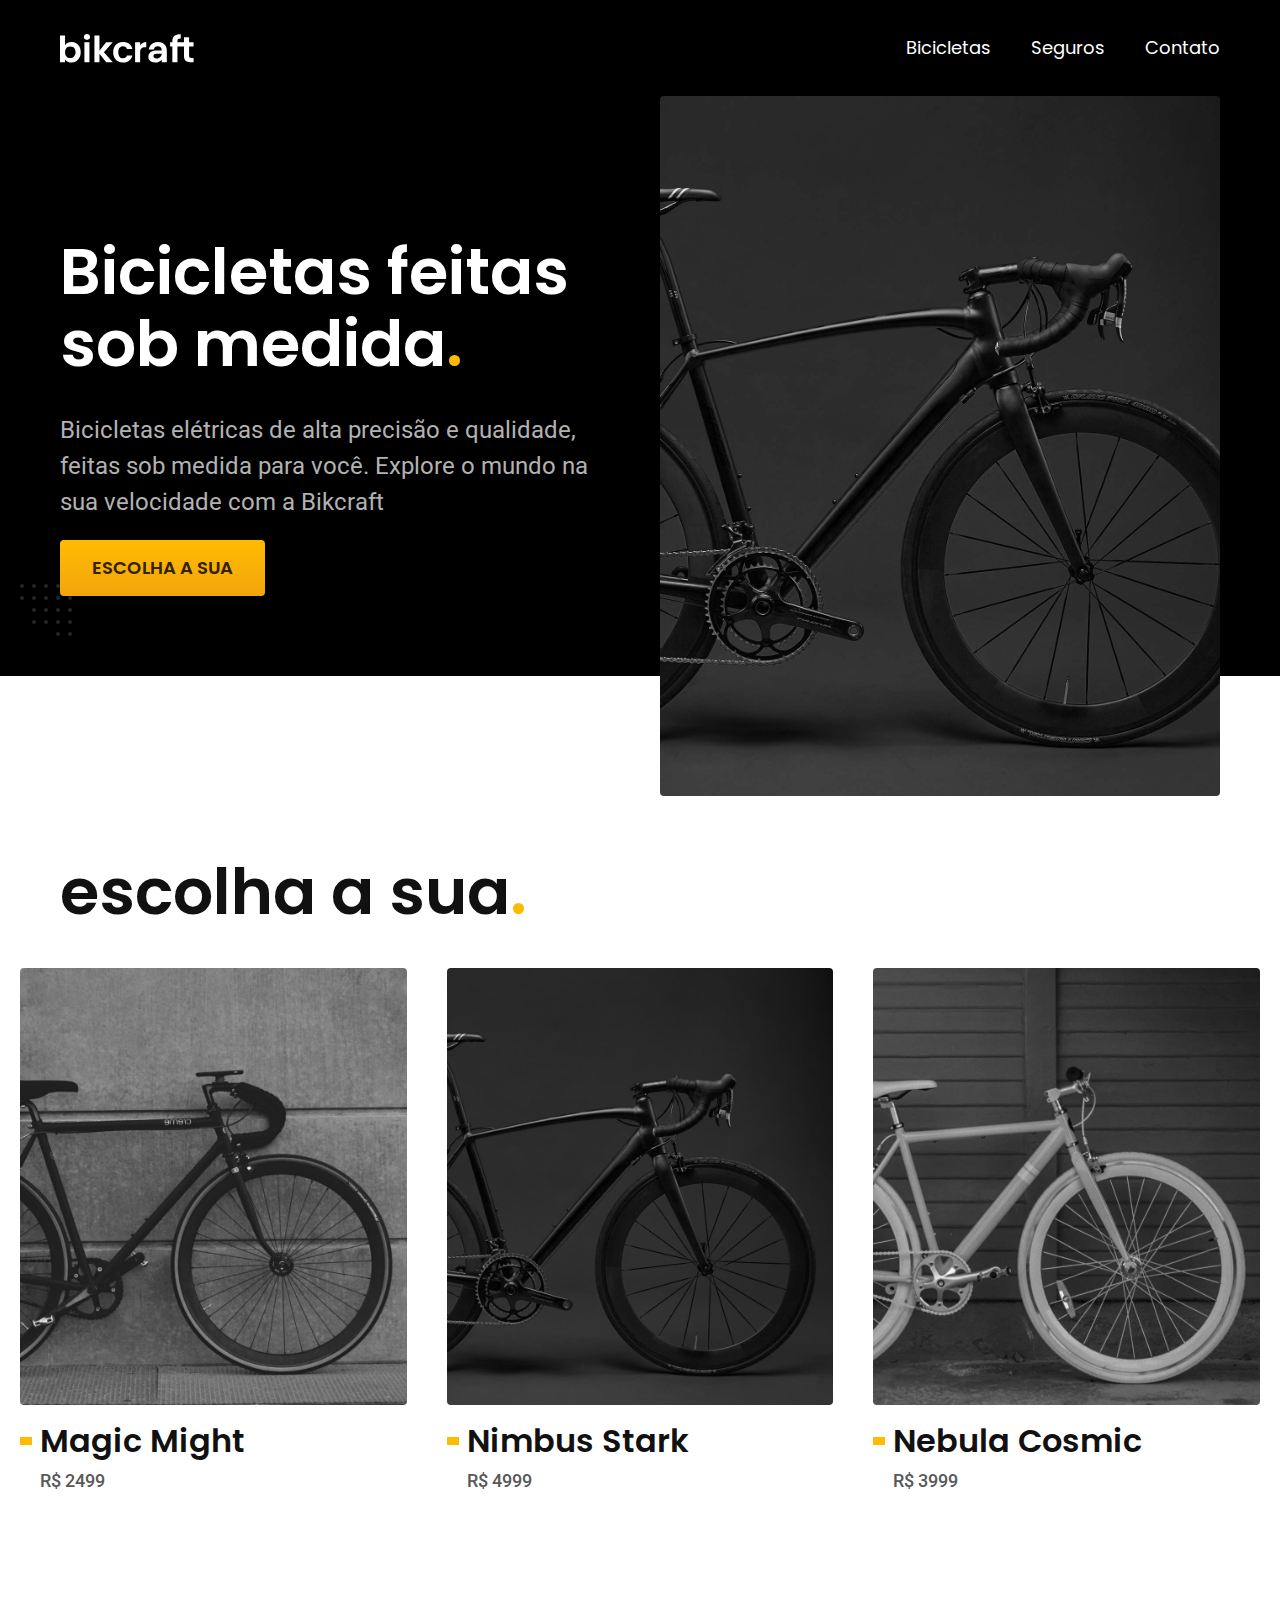
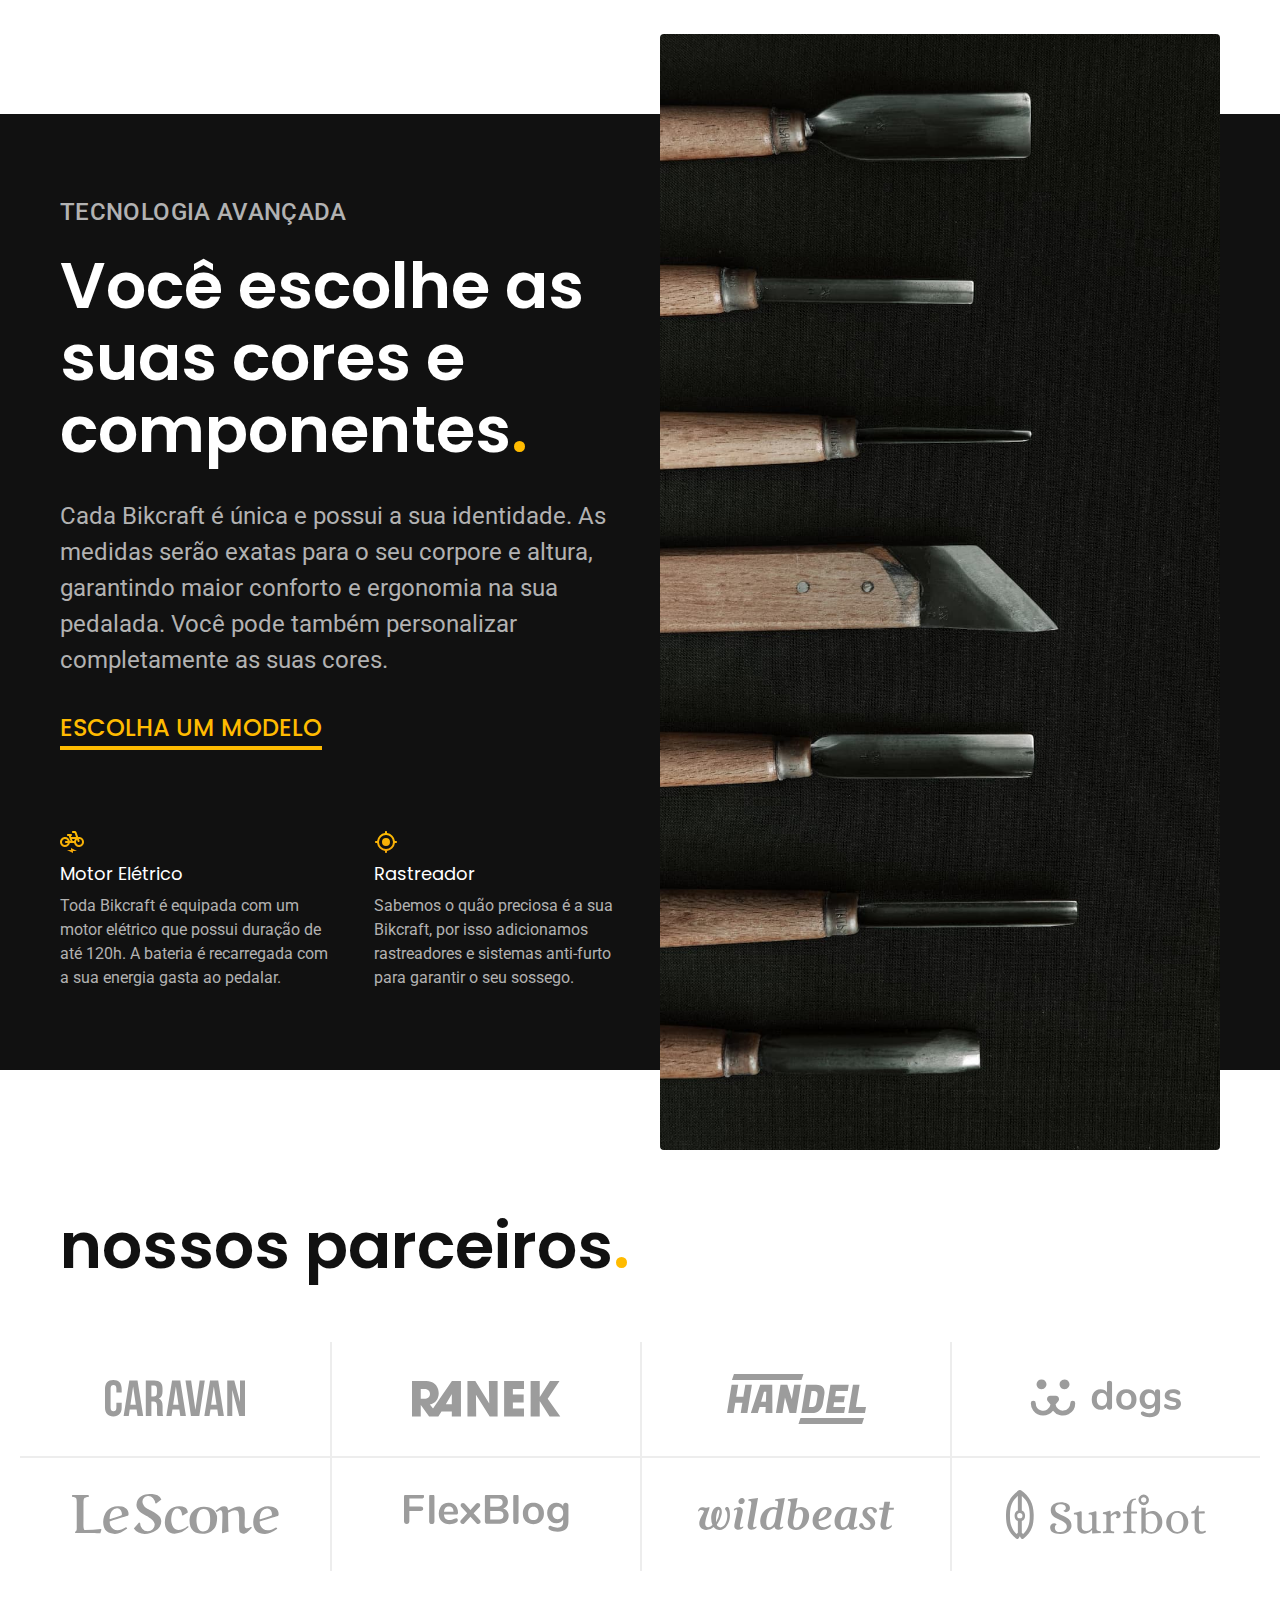
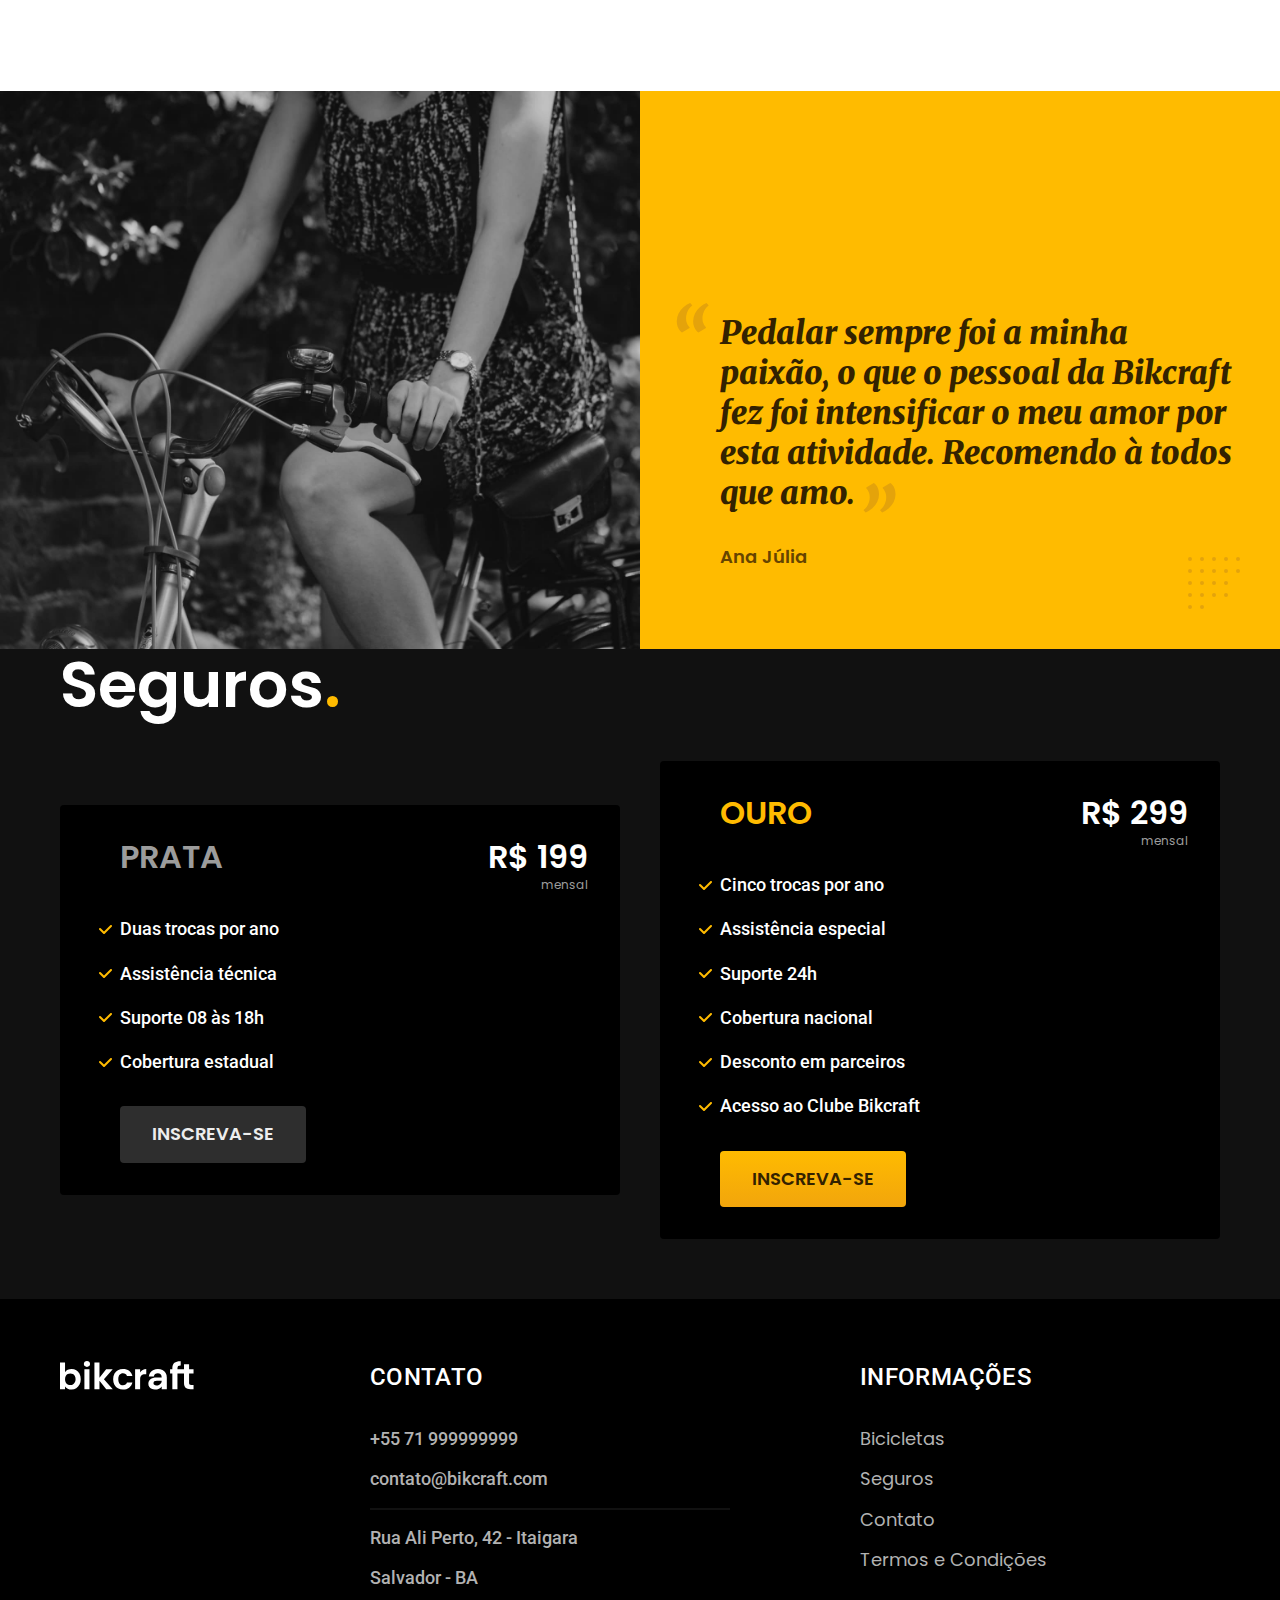
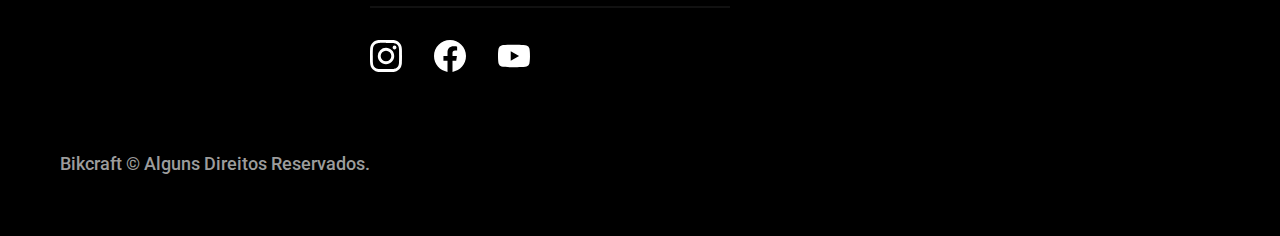
<file: index.html>
<!DOCTYPE html>
<html lang="en">
  <head>
    <meta charset="UTF-8" />
    <meta http-equiv="X-UA-Compatible" content="IE=edge" />
    <meta name="viewport" content="width=device-width, initial-scale=1.0" />
    <meta
      name="description"
      content="Bicicletas elétricas de alta precisão e qualidade, feitas sob medida para o cliente. Explore o mundo na sua velocidade com a Bikcraft."
    />

    <link rel="icon" href="./favicon.svg" type="image/svg+xml" />
    <link rel="stylesheet" href="../css/style.min.css" />
    <link rel="preconnect" href="https://fonts.googleapis.com" />
    <link rel="preconnect" href="https://fonts.gstatic.com" crossorigin />
    <link
      href="https://fonts.googleapis.com/css2?family=Merriweather:ital,wght@1,900&family=Poppins:wght@400;600&family=Roboto:wght@400;500&display=swap"
      rel="stylesheet"
    />

    <script>
      document.documentElement.classList.add("js");
    </script>
    <title>Bikcraft - Bicicletas Elétricas</title>
  </head>

  <body>
    <header class="header-bg">
      <div class="header container">
        <a href="./"><img src="./img/bikcraft.svg" alt="Bikcraft" /></a>
        <nav aria-label="primaria">
          <ul class="header-menu font-1-m cor-0">
            <li><a href="./bicicletas.html">Bicicletas</a></li>
            <li><a href="./seguros.html">Seguros</a></li>
            <li><a href="./contato.html">Contato</a></li>
          </ul>
        </nav>
      </div>
    </header>

    <main class="introducao-bg">
      <div class="introducao container">
        <div class="introducao-conteudo">
          <h1 class="font-1-xxl cor-0 fadeInDown" data-anime="200">
            Bicicletas feitas sob medida<span class="cor-p1">.</span>
          </h1>
          <p class="font-2-l cor-5 fadeInDown" data-anime="400">
            Bicicletas elétricas de alta precisão e qualidade, feitas sob medida
            para você. Explore o mundo na sua velocidade com a Bikcraft
          </p>
          <a class="botao fadeInDown" data-anime="600" href="./bicicletas.html"
            >Escolha a sua</a
          >
        </div>
        <div>
          <img
            data-anime="800"
            class="fadeInDown"
            src="./img/fotos/introducao.jpg"
            alt="Bicicleta elétrica preta."
          />
        </div>
      </div>
    </main>

    <article class="bicicletas-lista">
      <h2 class="container font-1-xxl">
        escolha a sua<span class="cor-p1">.</span>
      </h2>

      <ul>
        <li>
          <a href="./bicicletas/magic.html">
            <img src="./img/bicicletas/magic-home.jpg" alt="Bicicleta preta" />
            <h3 class="font-1-xl">Magic Might</h3>
            <span class="font-2-m cor-8">R$ 2499</span>
          </a>
        </li>
        <li>
          <a href="./bicicletas/Nimbus.html">
            <img src="./img/bicicletas/nimbus-home.jpg" alt="Bicicleta preta" />
            <h3 class="font-1-xl">Nimbus Stark</h3>
            <span class="font-2-m cor-8">R$ 4999</span>
          </a>
        </li>
        <li>
          <a href="./bicicletas/nebula.html">
            <img src="./img/bicicletas/nebula-home.jpg" alt="Bicicleta preta" />
            <h3 class="font-1-xl">Nebula Cosmic</h3>
            <span class="font-2-m cor-8">R$ 3999</span>
          </a>
        </li>
      </ul>
    </article>

    <article class="tecnologia-bg">
      <div class="tecnologia container">
        <div class="tecnologia-conteudo">
          <span class="font-2-l-b cor-5">Tecnologia Avançada</span>
          <h2 class="font-1-xxl cor-0">
            Você escolhe as suas cores e componentes<span class="cor-p1"
              >.</span
            >
          </h2>
          <p class="font-2-l cor-5">
            Cada Bikcraft é única e possui a sua identidade. As medidas serão
            exatas para o seu corpore e altura, garantindo maior conforto e
            ergonomia na sua pedalada. Você pode também personalizar
            completamente as suas cores.
          </p>
          <a class="link" href="./bicicletas.html">Escolha um modelo</a>
          <div class="tecnologia-vantagens">
            <div>
              <img src="./img/icones/eletrica.svg" alt="" />
              <h3 class="font-1-m cor-0">Motor Elétrico</h3>
              <p class="font-2-s cor-5">
                Toda Bikcraft é equipada com um motor elétrico que possui
                duração de até 120h. A bateria é recarregada com a sua energia
                gasta ao pedalar.
              </p>
            </div>
            <div>
              <img src="./img/icones/rastreador.svg" alt="" />
              <h3 class="font-1-m cor-0">Rastreador</h3>
              <p class="font-2-s cor-5">
                Sabemos o quão preciosa é a sua Bikcraft, por isso adicionamos
                rastreadores e sistemas anti-furto para garantir o seu sossego.
              </p>
            </div>
          </div>
        </div>
        <div class="tecnologia-imagem">
          <img src="./img/fotos/tecnologia.jpg" alt="" />
        </div>
      </div>
    </article>

    <section class="parceiros" aria-label="Nossos Parceiros">
      <h2 class="container font-1-xxl">
        nossos parceiros<span class="cor-p1">.</span>
      </h2>
      <ul>
        <li><img src="./img/parceiros/caravan.svg" alt="caravan" /></li>
        <li><img src="./img/parceiros/ranek.svg" alt="ranek" /></li>
        <li><img src="./img/parceiros/handel.svg" alt="handel" /></li>
        <li><img src="./img/parceiros/dogs.svg" alt="dogs" /></li>
        <li><img src="./img/parceiros/lescone.svg" alt="lescone" /></li>
        <li><img src="./img/parceiros/flexblog.svg" alt="flexblog" /></li>
        <li><img src="./img/parceiros/wildbeast.svg" alt="wildbeast" /></li>
        <li><img src="./img/parceiros/surfbot.svg" alt="surfbot" /></li>
      </ul>
    </section>

    <section class="depoimento" aria-label="Depoimento">
      <div>
        <img
          src="./img/fotos/depoimento.jpg"
          alt="Pessoa pedalando uma bicicleta Bikcraft"
        />
      </div>
      <div class="depoimento-conteudo">
        <blockquote class="font-1-xl cor-p5">
          <p>
            Pedalar sempre foi a minha paixão, o que o pessoal da Bikcraft fez
            foi intensificar o meu amor por esta atividade. Recomendo à todos
            que amo.
          </p>
        </blockquote>
        <span class="font-1-m-b cor-p4">Ana Júlia</span>
      </div>
    </section>

    <article class="seguros-bg">
      <div class="seguros container">
        <h2 class="font-1-xxl cor-0">Seguros<span class="cor-p1">.</span></h2>
        <div class="seguros-item">
          <h3 class="font-1-xl cor-6">PRATA</h3>
          <span class="font-1-xl cor-0"
            >R$ 199<span class="font-1-xs cor-6">mensal</span></span
          >
          <ul class="font-2-m cor-0">
            <li>Duas trocas por ano</li>
            <li>Assistência técnica</li>
            <li>Suporte 08 às 18h</li>
            <li>Cobertura estadual</li>
          </ul>
          <a class="botao secundario" href="./orcamento.html">Inscreva-se</a>
        </div>

        <div class="seguros-item">
          <h3 class="font-1-xl cor-p1">OURO</h3>
          <span class="font-1-xl cor-0"
            >R$ 299<span class="font-1-xs cor-6">mensal</span></span
          >
          <ul class="font-2-m cor-0">
            <li>Cinco trocas por ano</li>
            <li>Assistência especial</li>
            <li>Suporte 24h</li>
            <li>Cobertura nacional</li>
            <li>Desconto em parceiros</li>
            <li>Acesso ao Clube Bikcraft</li>
          </ul>
          <a class="botao" href="./orcamento.html">Inscreva-se</a>
        </div>
      </div>
    </article>

    <footer class="footer-bg">
      <div class="footer container">
        <img src="./img/bikcraft.svg" alt="Bikcraft" />
        <div class="footer-contato">
          <h3 class="font-2-l-b cor-0">Contato</h3>
          <ul class="font-2-m cor-5">
            <li><a href="tel:+5571999999999">+55 71 999999999</a></li>
            <li>
              <a href="mailto:contato@bikcraft.com">contato@bikcraft.com</a>
            </li>
            <li>Rua Ali Perto, 42 - Itaigara</li>
            <li>Salvador - BA</li>
          </ul>
          <div class="footer-redes">
            <a href="./">
              <img src="./img/redes/instagram.svg" alt="Instagram" />
            </a>
            <a href="./">
              <img src="./img/redes/facebook.svg" alt="Facebook" />
            </a>
            <a href="./">
              <img src="./img/redes/youtube.svg" alt="Youtube" />
            </a>
          </div>
        </div>
        <div class="footer-informacoes">
          <h3 class="font-2-l-b cor-0">Informações</h3>
          <nav>
            <ul class="font-1-m cor-5">
              <li><a href="./bicicletas.html">Bicicletas</a></li>
              <li><a href="./seguros.html">Seguros</a></li>
              <li><a href="./contato.html">Contato</a></li>
              <li><a href="./termos.html">Termos e Condições</a></li>
            </ul>
          </nav>
        </div>
        <p class="footer-copy font-2-m cor-6">
          Bikcraft © Alguns Direitos Reservados.
        </p>
      </div>
    </footer>
    <script src="./js/plugins/simple-anime.js"></script>
    <script src="./js/script.js"></script>
  </body>
</html>
</file>
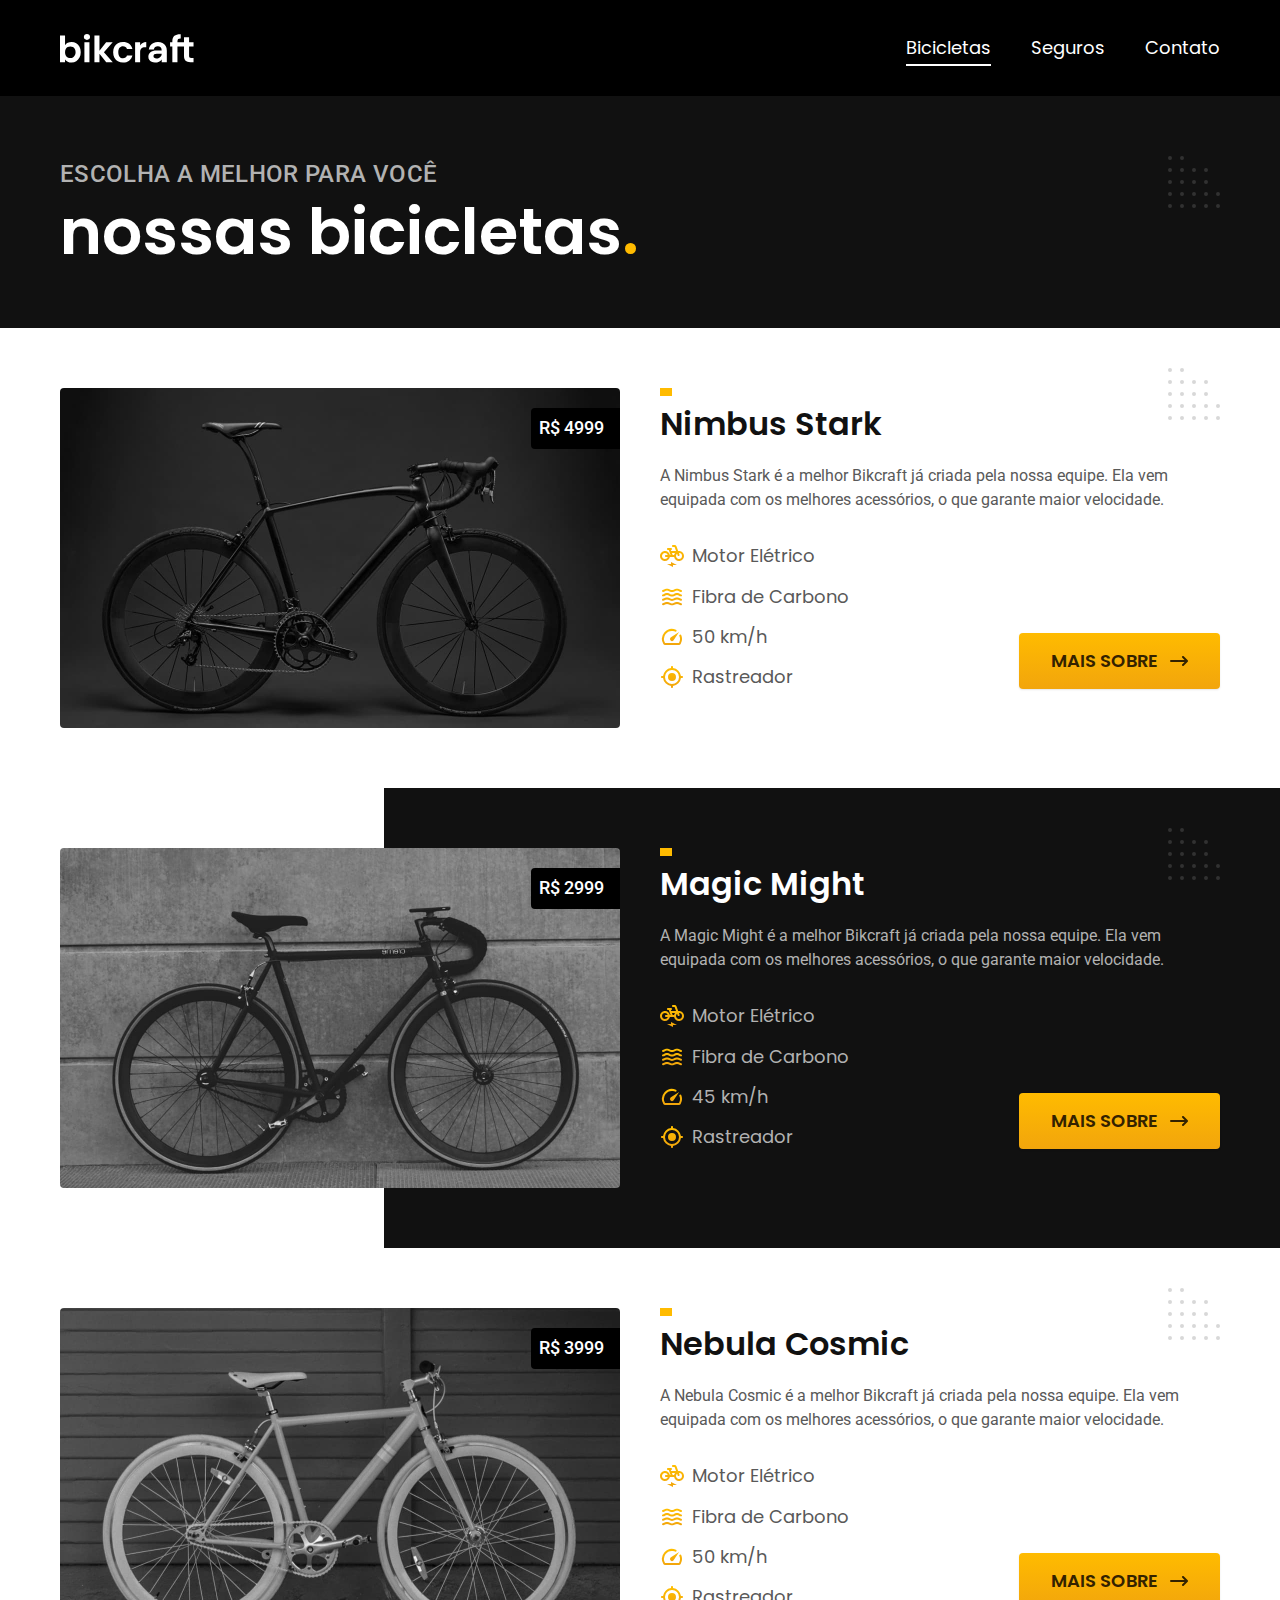
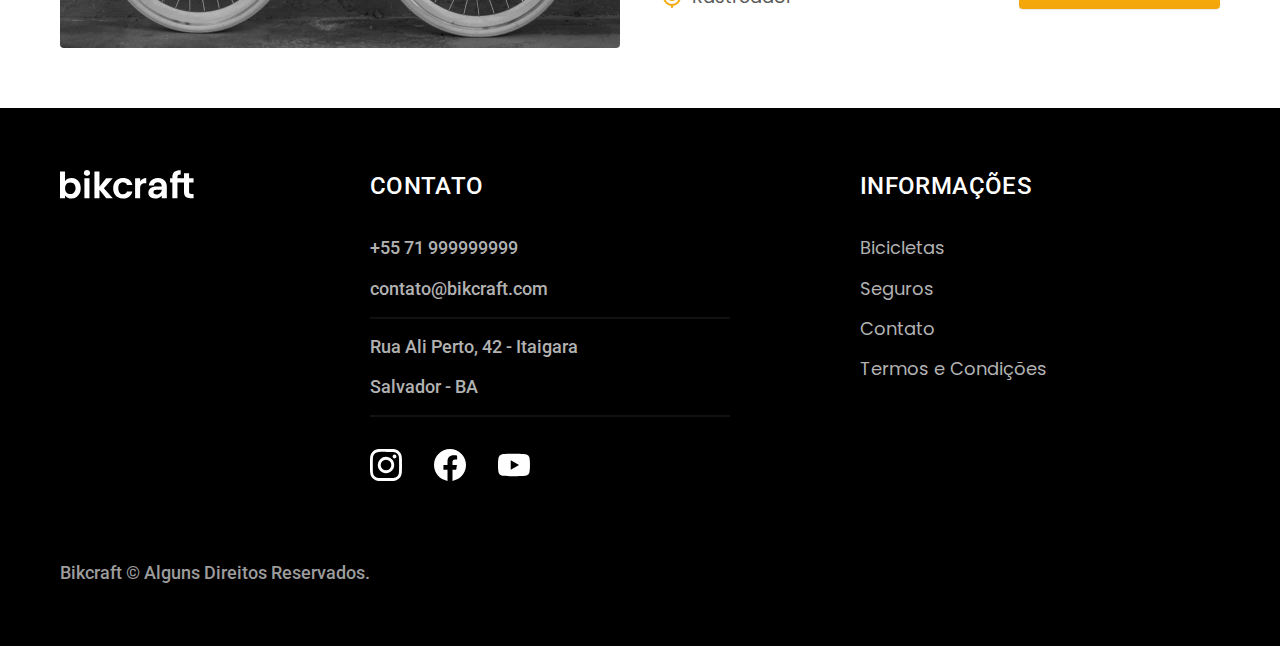
<file: bicicletas.html>
<!DOCTYPE html>
<html lang="en">
  <head>
    <meta charset="UTF-8" />
    <meta http-equiv="X-UA-Compatible" content="IE=edge" />
    <meta name="viewport" content="width=device-width, initial-scale=1.0" />
    <meta name="description" content="Termos e condições." />
    <link rel="icon" href="./favicon.svg" type="image/svg+xml">
    <link rel="stylesheet" href="../css/style.min.css" />
    <link rel="preconnect" href="https://fonts.googleapis.com" />
    <link rel="preconnect" href="https://fonts.gstatic.com" crossorigin />
    <link
      href="https://fonts.googleapis.com/css2?family=Merriweather:ital,wght@1,900&family=Poppins:wght@400;600&family=Roboto:wght@400;500&display=swap"
      rel="stylesheet"
    />
    <script>
      document.documentElement.classList.add("js");
    </script>
    <title>Bicicletas | Bikcraft - Bicicletas Elétricas</title>
  </head>

  <body id="bicicletas">
    <header class="header-bg">
      <div class="header container">
        <a href="./"><img src="./img/bikcraft.svg" alt="Bikcraft" /></a>
        <nav aria-label="primaria">
          <ul class="header-menu font-1-m cor-0">
            <li><a href="./bicicletas.html">Bicicletas</a></li>
            <li><a href="./seguros.html">Seguros</a></li>
            <li><a href="./contato.html">Contato</a></li>
          </ul>
        </nav>
      </div>
    </header>

    <main>
      <div class="titulo-bg">
        <div class="titulo container">
          <p class="font-2-l-b cor-5">Escolha a melhor para você</p>
          <h1 class="font-1-xxl cor-0">
            nossas bicicletas<span class="cor-p1">.</span>
          </h1>
        </div>
      </div>

      <div class="bicicletas container">
        <div class="bicicletas-imagem">
          <img src="./img/bicicletas/nimbus.jpg" alt="Bicicleta preta" />
          <span class="font-2-m cor-0">R$ 4999</span>
        </div>
        <div class="bicicletas-conteudo">
          <h2 class="font-1-xl">Nimbus Stark</h2>
          <p class="font-2-s cor-8">
            A Nimbus Stark é a melhor Bikcraft já criada pela nossa equipe. Ela
            vem equipada com os melhores acessórios, o que garante maior
            velocidade.
          </p>
          <ul class="font-1-m cor-8">
            <li>
              <img src="./img/icones/eletrica.svg" alt="" />Motor Elétrico
            </li>
            <li>
              <img src="./img/icones/carbono.svg" alt="" />Fibra de Carbono
            </li>
            <li><img src="./img/icones/velocidade.svg" alt="" />50 km/h</li>
            <li><img src="./img/icones/rastreador.svg" alt="" />Rastreador</li>
          </ul>
          <a class="botao seta" href="./bicicletas/nimbus.html">Mais Sobre</a>
        </div>
      </div>

      <div class="bicicletas-bg">
        <div class="bicicletas container">
          <div class="bicicletas-imagem">
            <img src="./img/bicicletas/magic.jpg" alt="Bicicleta preta" />
            <span class="font-2-m cor-0">R$ 2999</span>
          </div>
          <div class="bicicletas-conteudo">
            <h2 class="font-1-xl cor-0">Magic Might</h2>
            <p class="font-2-s cor-5">
              A Magic Might é a melhor Bikcraft já criada pela nossa equipe. Ela
              vem equipada com os melhores acessórios, o que garante maior
              velocidade.
            </p>
            <ul class="font-1-m cor-5">
              <li>
                <img src="./img/icones/eletrica.svg" alt="" />Motor Elétrico
              </li>
              <li>
                <img src="./img/icones/carbono.svg" alt="" />Fibra de Carbono
              </li>
              <li><img src="./img/icones/velocidade.svg" alt="" />45 km/h</li>
              <li>
                <img src="./img/icones/rastreador.svg" alt="" />Rastreador
              </li>
            </ul>
            <a class="botao seta" href="./bicicletas/magic.html">Mais Sobre</a>
          </div>
        </div>
      </div>

      <div class="bicicletas container">
        <div class="bicicletas-imagem">
          <img src="./img/bicicletas/nebula.jpg" alt="Bicicleta preta" />
          <span class="font-2-m cor-0">R$ 3999</span>
        </div>
        <div class="bicicletas-conteudo">
          <h2 class="font-1-xl">Nebula Cosmic</h2>
          <p class="font-2-s cor-8">
            A Nebula Cosmic é a melhor Bikcraft já criada pela nossa equipe. Ela
            vem equipada com os melhores acessórios, o que garante maior
            velocidade.
          </p>
          <ul class="font-1-m cor-8">
            <li>
              <img src="./img/icones/eletrica.svg" alt="" />Motor Elétrico
            </li>
            <li>
              <img src="./img/icones/carbono.svg" alt="" />Fibra de Carbono
            </li>
            <li><img src="./img/icones/velocidade.svg" alt="" />50 km/h</li>
            <li><img src="./img/icones/rastreador.svg" alt="" />Rastreador</li>
          </ul>
          <a class="botao seta" href="./bicicletas/nebula.html">Mais Sobre</a>
        </div>
      </div>
    </main>

    <footer class="footer-bg">
      <div class="footer container">
        <img src="./img/bikcraft.svg" alt="Bikcraft" />
        <div class="footer-contato">
          <h3 class="font-2-l-b cor-0">Contato</h3>
          <ul class="font-2-m cor-5">
            <li><a href="tel:+5571999999999">+55 71 999999999</a></li>
            <li>
              <a href="mailto:contato@bikcraft.com">contato@bikcraft.com</a>
            </li>
            <li>Rua Ali Perto, 42 - Itaigara</li>
            <li>Salvador - BA</li>
          </ul>
          <div class="footer-redes">
            <a href="./">
              <img src="./img/redes/instagram.svg" alt="Instagram" />
            </a>
            <a href="./">
              <img src="./img/redes/facebook.svg" alt="Facebook" />
            </a>
            <a href="./">
              <img src="./img/redes/youtube.svg" alt="Youtube" />
            </a>
          </div>
        </div>
        <div class="footer-informacoes">
          <h3 class="font-2-l-b cor-0">Informações</h3>
          <nav>
            <ul class="font-1-m cor-5">
              <li><a href="./bicicletas.html">Bicicletas</a></li>
              <li><a href="./seguros.html">Seguros</a></li>
              <li><a href="./contato.html">Contato</a></li>
              <li><a href="./termos.html">Termos e Condições</a></li>
            </ul>
          </nav>
        </div>
        <p class="footer-copy font-2-m cor-6">
          Bikcraft © Alguns Direitos Reservados.
        </p>
      </div>
    </footer>
    <script src="./js/script.js"></script>
  </body>
</html>
</file>
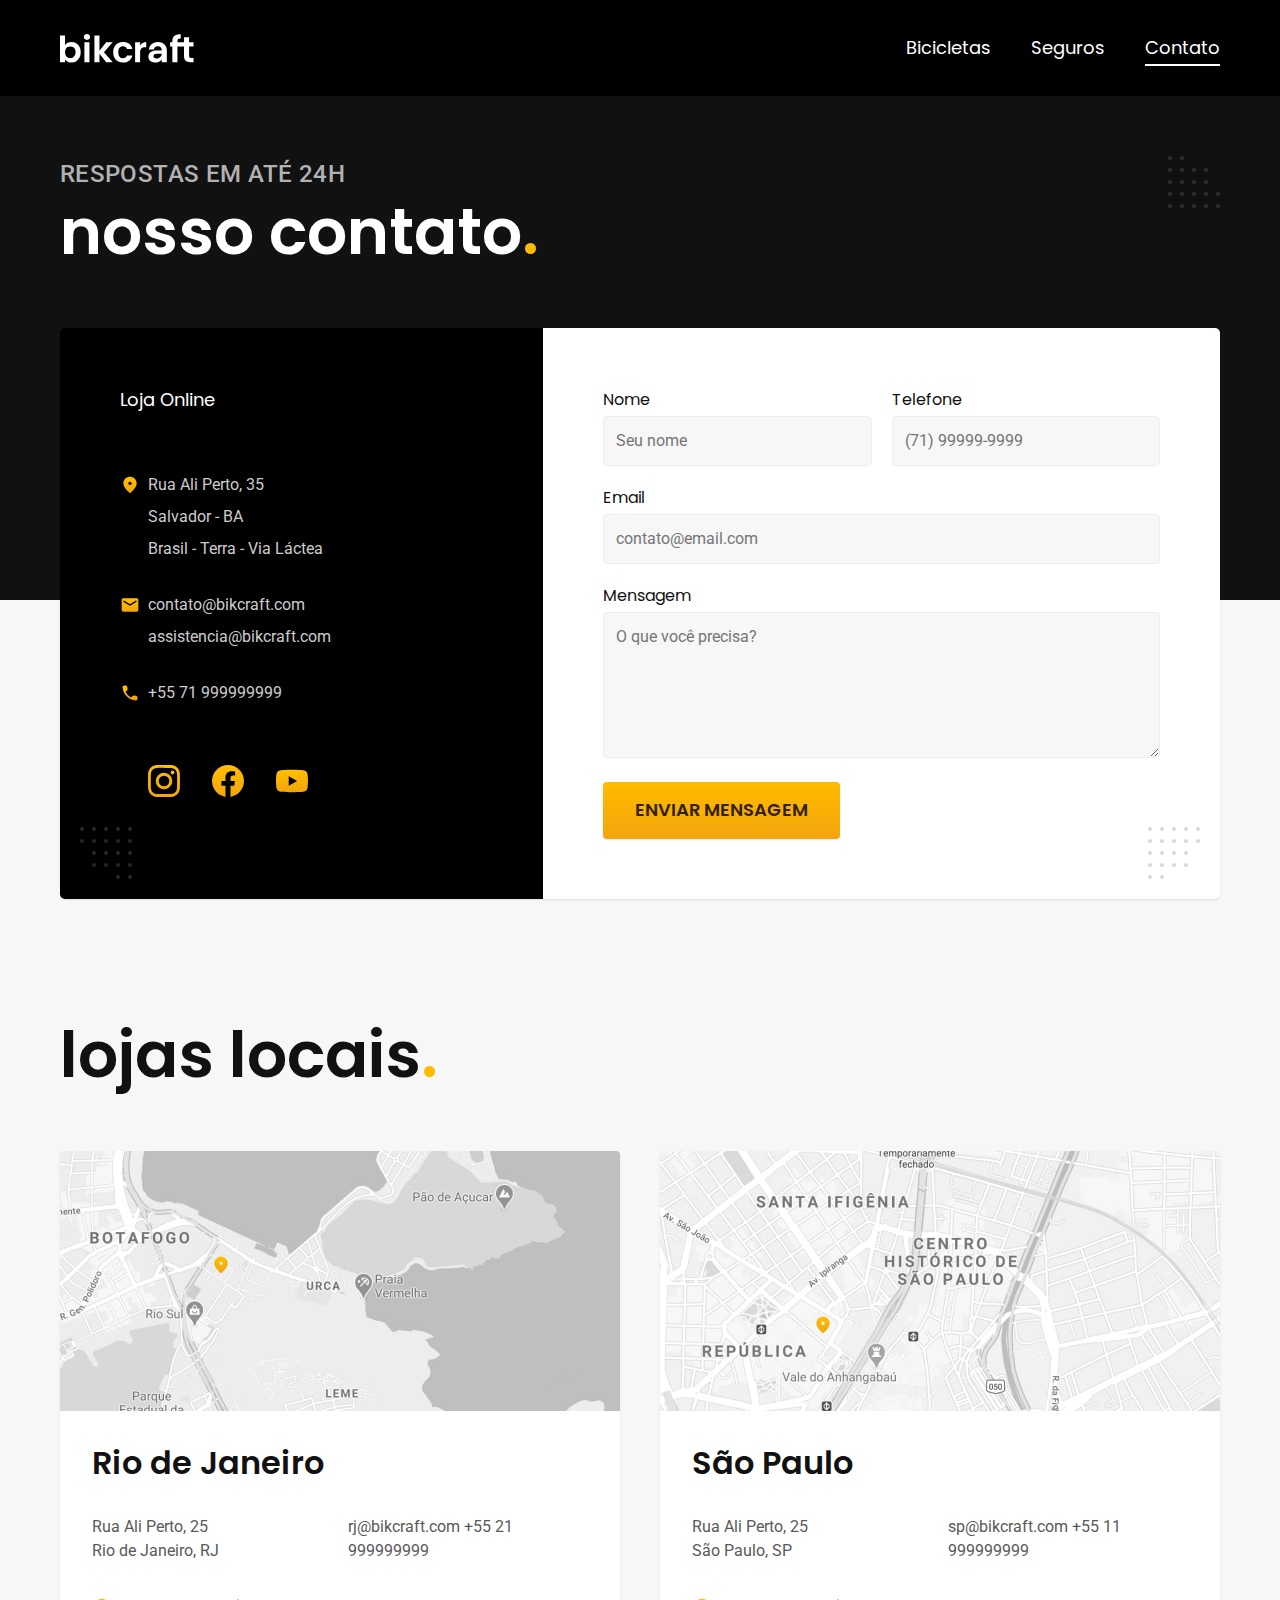
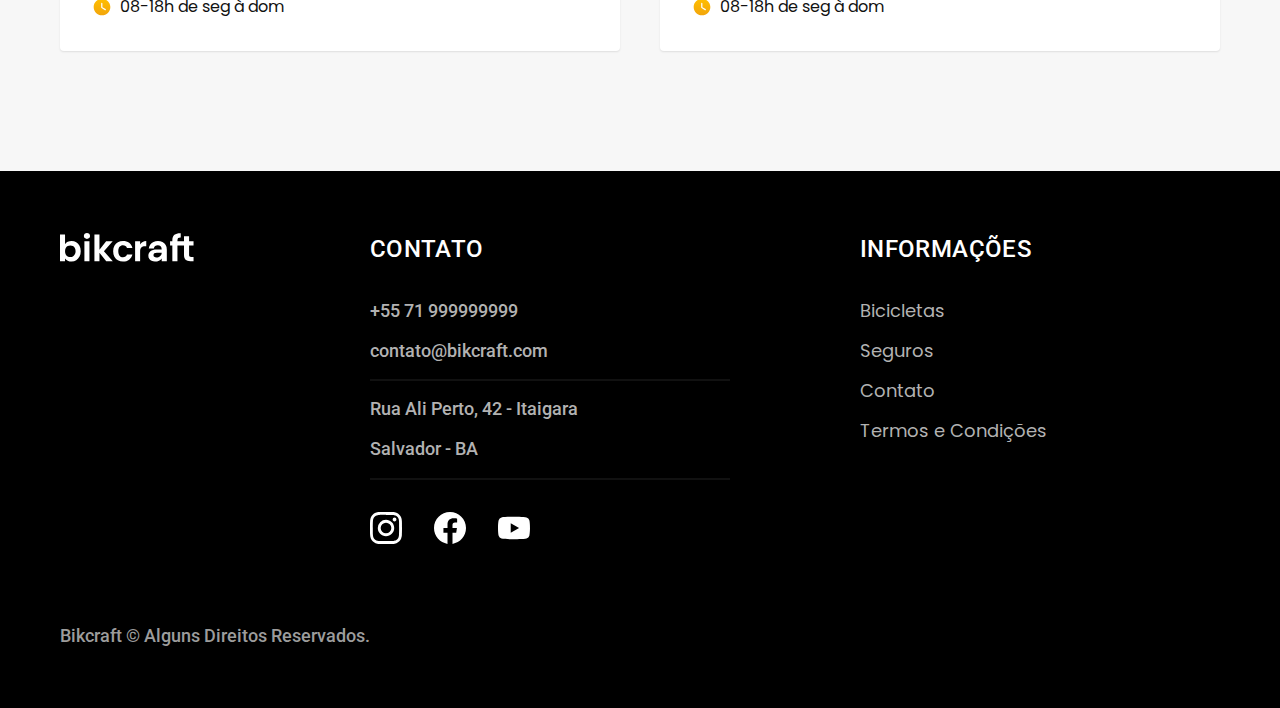
<file: contato.html>
<!DOCTYPE html>
<html lang="en">
  <head>
    <meta charset="UTF-8" />
    <meta http-equiv="X-UA-Compatible" content="IE=edge" />
    <meta name="viewport" content="width=device-width, initial-scale=1.0" />
    <meta name="description" content="Termos e condições." />
    <link rel="icon" href="./favicon.svg" type="image/svg+xml">
    <link rel="stylesheet" href="../css/style.min.css" />
    <link rel="preconnect" href="https://fonts.googleapis.com" />
    <link rel="preconnect" href="https://fonts.gstatic.com" crossorigin />
    <link
      href="https://fonts.googleapis.com/css2?family=Merriweather:ital,wght@1,900&family=Poppins:wght@400;600&family=Roboto:wght@400;500&display=swap"
      rel="stylesheet"
    />
    <script>
      document.documentElement.classList.add("js");
    </script>
    <title>Contato | Bikcraft - Bicicletas Elétricas</title>
  </head>

  <body id="contato">
    <header class="header-bg">
      <div class="header container">
        <a href="./"><img src="./img/bikcraft.svg" alt="Bikcraft" /></a>
        <nav aria-label="primaria">
          <ul class="header-menu font-1-m cor-0">
            <li><a href="./bicicletas.html">Bicicletas</a></li>
            <li><a href="./seguros.html">Seguros</a></li>
            <li><a href="./contato.html">Contato</a></li>
          </ul>
        </nav>
      </div>
    </header>

    <main>
      <div class="titulo-bg">
        <div class="titulo container">
          <p class="font-2-l-b cor-5">Respostas em até 24h</p>
          <h1 class="font-1-xxl cor-0">
            nosso contato<span class="cor-p1">.</span>
          </h1>
        </div>
      </div>

      <div class="contato container">
        <section class="contato-dados" aria-label="Endereço">
          <h2 class="font-1-m cor-0">Loja Online</h2>
          <div class="contato-endereco font-2-s cor-4">
            <p>Rua Ali Perto, 35</p>
            <p>Salvador - BA</p>
            <p>Brasil - Terra - Via Láctea</p>
          </div>
          <address class="contato-meios font-2-s cor-4">
            <a href="mailto:contato@bikcraft.com">contato@bikcraft.com</a>
            <a href="mailto:assistencia@bikcraft.com"
              >assistencia@bikcraft.com</a
            >
            <a href="tel:+5571999999999">+55 71 999999999</a>
          </address>
          <div class="contato-redes">
            <a href="./">
              <img src="./img/redes/instagram-p.svg" alt="Instagram" />
            </a>
            <a href="./">
              <img src="./img/redes/facebook-p.svg" alt="Facebook" />
            </a>
            <a href="./">
              <img src="./img/redes/youtube-p.svg" alt="Youtube" />
            </a>
          </div>
        </section>
        <section class="contato-formulario" aria-label="Formulário">
          <form class="form" action="./contato.html">
            <div>
              <label for="nome">Nome</label>
              <input type="text" id="nome" name="nome" placeholder="Seu nome" />
            </div>
            <div>
              <label for="telefone">Telefone</label>
              <input
                type="text"
                id="telefone"
                name="telefone"
                placeholder="(71) 99999-9999"
              />
            </div>
            <div class="col-2">
              <label for="email">Email</label>
              <input
                type="email"
                id="email"
                name="email"
                placeholder="contato@email.com"
              />
            </div>
            <div class="col-2">
              <label for="mensagem">Mensagem</label>
              <textarea
                rows="5"
                id="mensagem"
                name="mensagem"
                placeholder="O que você precisa?"
              ></textarea>
            </div>
            <button class="botao col-2">Enviar Mensagem</button>
          </form>
        </section>
      </div>
    </main>

    <article class="lojas container">
      <h2 class="font-1-xxl">lojas locais<span class="cor-p1">.</span></h2>
      <div class="lojas-item">
        <img src="./img/lojas/rj.jpg" alt="Mapa" />
        <div class="lojas-conteudo">
          <h3 class="font-1-xl">Rio de Janeiro</h3>
          <div class="loja-dados font-2-s cor-8">
            <p>Rua Ali Perto, 25</p>
            <p>Rio de Janeiro, RJ</p>
          </div>
          <div class="loja-dados font-2-s cor-8">
            <a href="mailto:rj@bikcraft.com">rj@bikcraft.com</a>
            <a href="tel:+5571999999999">+55 21 999999999</a>
          </div>
          <p class="lojas-tempo font-1-s">
            <img src="./img/icones/horario.svg" alt="" />08-18h de seg à dom
          </p>
        </div>
      </div>

      <div class="lojas-item">
        <img src="./img/lojas/sp.jpg" alt="Mapa" />
        <div class="lojas-conteudo">
          <h3 class="font-1-xl">São Paulo</h3>
          <div class="loja-dados font-2-s cor-8">
            <p>Rua Ali Perto, 25</p>
            <p>São Paulo, SP</p>
          </div>
          <div class="loja-dados font-2-s cor-8">
            <a href="mailto:rj@bikcraft.com">sp@bikcraft.com</a>
            <a href="tel:+5571999999999">+55 11 999999999</a>
          </div>
          <p class="lojas-tempo font-1-s">
            <img src="./img/icones/horario.svg" alt="" />08-18h de seg à dom
          </p>
        </div>
      </div>
    </article>

    <footer class="footer-bg">
      <div class="footer container">
        <img src="./img/bikcraft.svg" alt="Bikcraft" />
        <div class="footer-contato">
          <h3 class="font-2-l-b cor-0">Contato</h3>
          <ul class="font-2-m cor-5">
            <li><a href="tel:+5571999999999">+55 71 999999999</a></li>
            <li>
              <a href="mailto:contato@bikcraft.com">contato@bikcraft.com</a>
            </li>
            <li>Rua Ali Perto, 42 - Itaigara</li>
            <li>Salvador - BA</li>
          </ul>
          <div class="footer-redes">
            <a href="./">
              <img src="./img/redes/instagram.svg" alt="Instagram" />
            </a>
            <a href="./">
              <img src="./img/redes/facebook.svg" alt="Facebook" />
            </a>
            <a href="./">
              <img src="./img/redes/youtube.svg" alt="Youtube" />
            </a>
          </div>
        </div>
        <div class="footer-informacoes">
          <h3 class="font-2-l-b cor-0">Informações</h3>
          <nav>
            <ul class="font-1-m cor-5">
              <li><a href="./bicicletas.html">Bicicletas</a></li>
              <li><a href="./seguros.html">Seguros</a></li>
              <li><a href="./contato.html">Contato</a></li>
              <li><a href="./termos.html">Termos e Condições</a></li>
            </ul>
          </nav>
        </div>
        <p class="footer-copy font-2-m cor-6">
          Bikcraft © Alguns Direitos Reservados.
        </p>
      </div>
    </footer>
    <script src="./js/script.js"></script>
  </body>
</html>
</file>
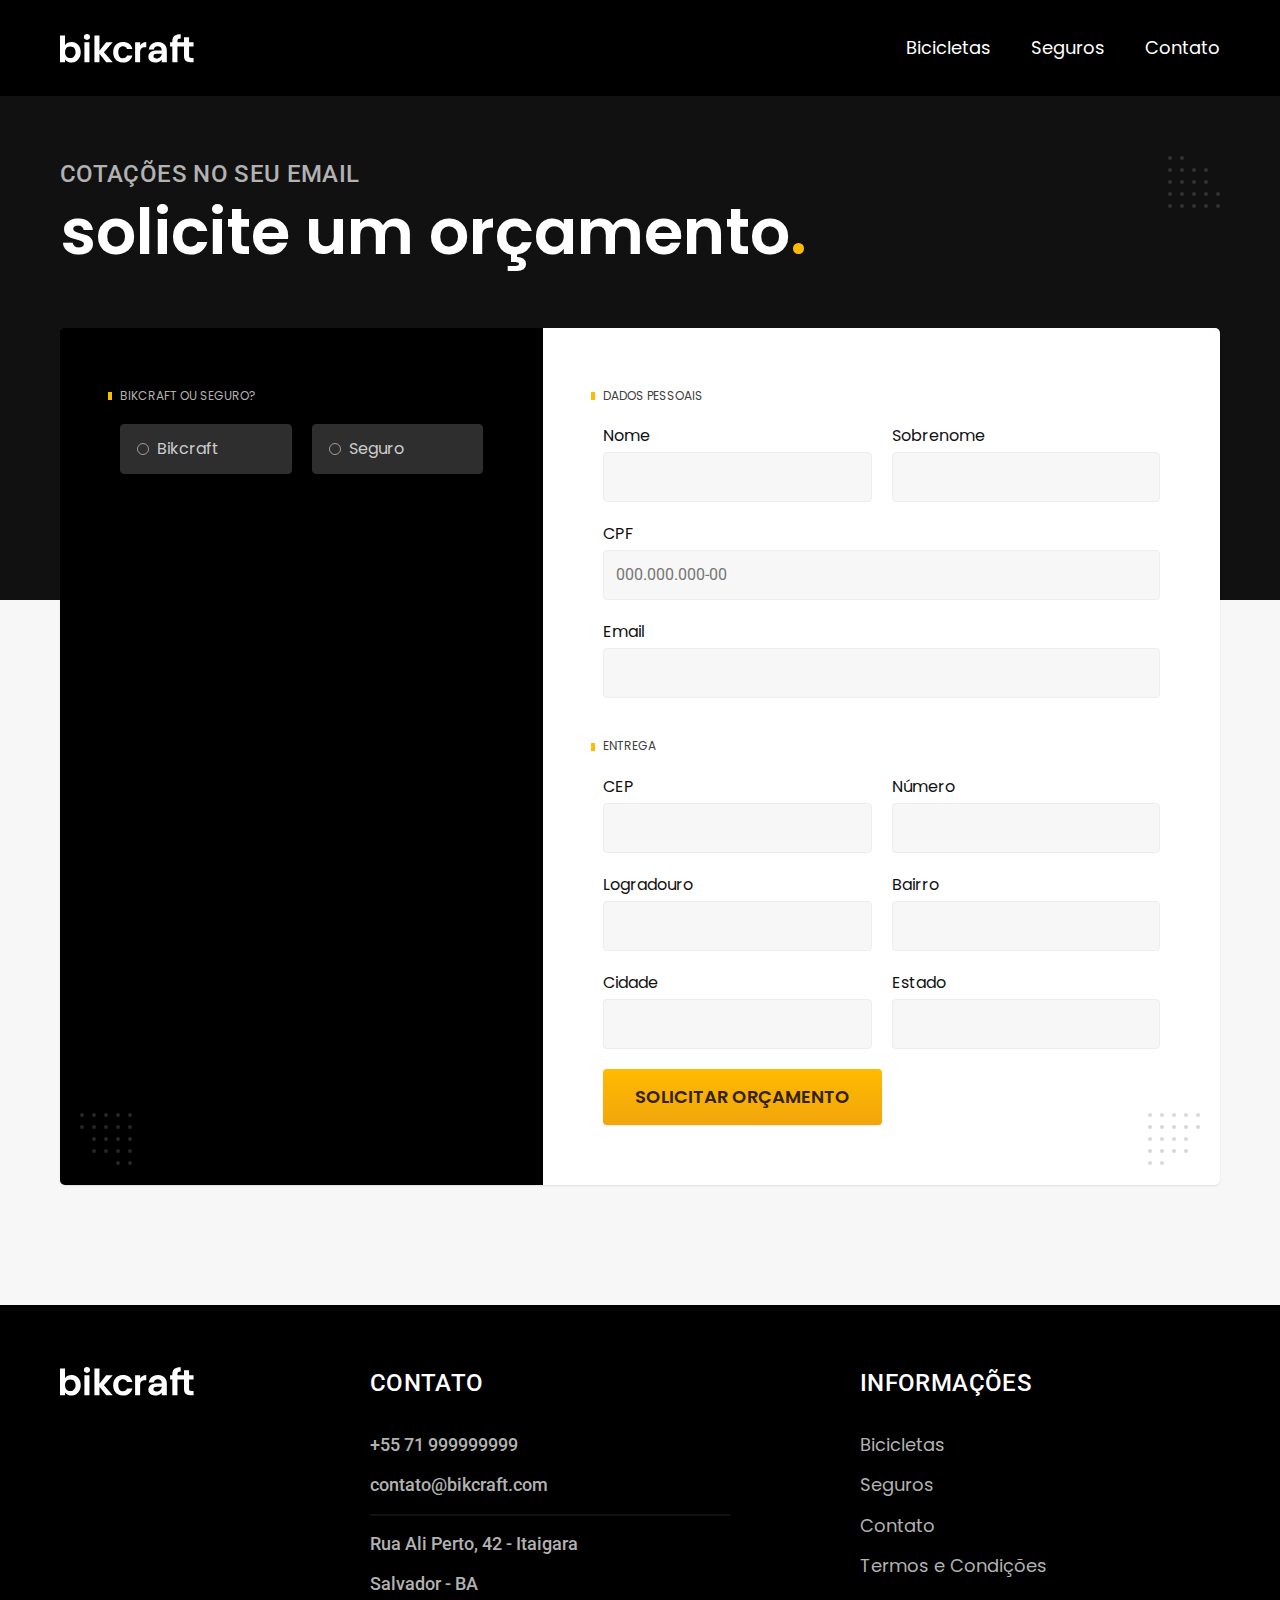
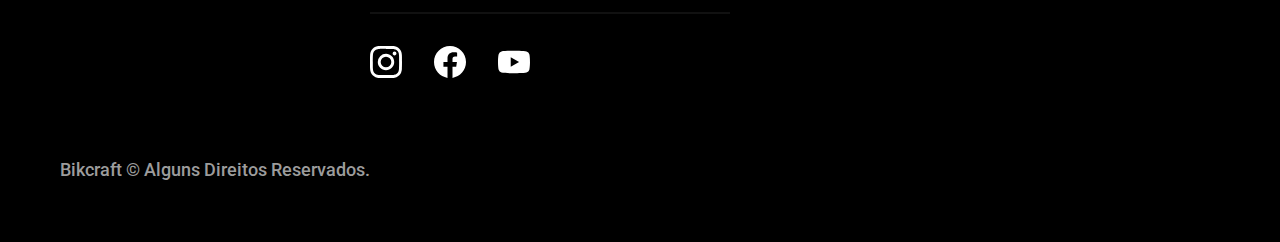
<file: orcamento.html>
<!DOCTYPE html>
<html lang="en">
  <head>
    <meta charset="UTF-8" />
    <meta http-equiv="X-UA-Compatible" content="IE=edge" />
    <meta name="viewport" content="width=device-width, initial-scale=1.0" />
    <meta name="description" content="Termos e condições." />
    <link rel="icon" href="./favicon.svg" type="image/svg+xml">
    <link rel="stylesheet" href="../css/style.min.css" />
    <link rel="preconnect" href="https://fonts.googleapis.com" />
    <link rel="preconnect" href="https://fonts.gstatic.com" crossorigin />
    <link
      href="https://fonts.googleapis.com/css2?family=Merriweather:ital,wght@1,900&family=Poppins:wght@400;600&family=Roboto:wght@400;500&display=swap"
      rel="stylesheet"
    />
    <script>
      document.documentElement.classList.add("js");
    </script>
    <title>Orçamento | Bikcraft - Bicicletas Elétricas</title>
  </head>

  <body id="orcamento">
    <header class="header-bg">
      <div class="header container">
        <a href="./"><img src="./img/bikcraft.svg" alt="Bikcraft" /></a>
        <nav aria-label="primaria">
          <ul class="header-menu font-1-m cor-0">
            <li><a href="./bicicletas.html">Bicicletas</a></li>
            <li><a href="./seguros.html">Seguros</a></li>
            <li><a href="./contato.html">Contato</a></li>
          </ul>
        </nav>
      </div>
    </header>

    <main>
      <div class="titulo-bg">
        <div class="titulo container">
          <p class="font-2-l-b cor-5">Cotações no seu email</p>
          <h1 class="font-1-xxl cor-0">
            solicite um orçamento<span class="cor-p1">.</span>
          </h1>
        </div>
      </div>

      <form class="orcamento container" action="./">
        <div class="orcamento-produto">
          <h2 class="font-1-xs cor-5">Bikcraft ou Seguro?</h2>
          <input type="radio" name="tipo" value="bikcraft" id="bikcraft" />
          <label for="bikcraft">Bikcraft</label>
          <input type="radio" name="tipo" value="seguro" id="seguro" />
          <label for="seguro">Seguro</label>
          <div class="orcamento-conteudo" id="orcamento-bikcraft">
            <h2 class="font-1-xs cor-5">Escolha a sua</h2>
            <input type="radio" name="produto" value="nimbus" id="nimbus" />
            <label for="nimbus">Nimbus Stark<span>R$ 4999</span></label>
            <div class="orcamento-detalhes">
              <ul class="font-1-xs cor-8">
                <li>
                  <img src="./img/icones/eletrica.svg" alt="" />Motor Elétrico
                </li>
                <li>
                  <img src="./img/icones/carbono.svg" alt="" />Fibra de Carbono
                </li>
                <li><img src="./img/icones/velocidade.svg" alt="" />50 km/h</li>
                <li>
                  <img src="./img/icones/rastreador.svg" alt="" />Rastreador
                </li>
              </ul>
              <img src="./img/bicicletas/nimbus.jpg" alt="Bicicleta Nimbus" />
            </div>
            <input type="radio" name="produto" value="magic" id="magic" />
            <label for="magic">Magic Might<span>R$ 2499</span></label>
            <div class="orcamento-detalhes">
              <ul class="font-1-xs cor-8">
                <li>
                  <img src="./img/icones/eletrica.svg" alt="" />Motor Elétrico
                </li>
                <li>
                  <img src="./img/icones/carbono.svg" alt="" />Fibra de Carbono
                </li>
                <li><img src="./img/icones/velocidade.svg" alt="" />50 km/h</li>
                <li>
                  <img src="./img/icones/rastreador.svg" alt="" />Rastreador
                </li>
              </ul>
              <img src="./img/bicicletas/magic.jpg" alt="Bicicleta Magic" />
            </div>
            <input type="radio" name="produto" value="nebula" id="nebula" />
            <label for="nebula">Nebula Cosmic<span>R$ 3999</span></label>
            <div class="orcamento-detalhes">
              <ul class="font-1-xs cor-8">
                <li>
                  <img src="./img/icones/eletrica.svg" alt="" />Motor Elétrico
                </li>
                <li>
                  <img src="./img/icones/carbono.svg" alt="" />Fibra de Carbono
                </li>
                <li><img src="./img/icones/velocidade.svg" alt="" />50 km/h</li>
                <li>
                  <img src="./img/icones/rastreador.svg" alt="" />Rastreador
                </li>
              </ul>
              <img src="./img/bicicletas/nebula.jpg" alt="Bicicleta Nebula" />
            </div>
          </div>
          <div class="orcamento-conteudo" id="orcamento-seguro">
            <h2 class="font-1-xs cor-5">Escolha o plano</h2>
            <input type="radio" name="produto" value="prata" id="prata" />
            <label for="prata">Prata<span>R$ 199</span></label>
            <input type="radio" name="produto" value="ouro" id="ouro" />
            <label for="ouro">Ouro<span>R$ 299</span></label>
          </div>
        </div>
        <div class="orcamento-dados form">
          <h2 class="font-1-xs cor-9 col-2">dados pessoais</h2>
          <div>
            <label for="nome">Nome</label>
            <input type="text" id="nome" name="nome" />
          </div>
          <div>
            <label for="sobrenome">Sobrenome</label>
            <input type="text" id="sobrenome" name="sobrenome" />
          </div>
          <div class="col-2">
            <label for="cpf">CPF</label>
            <input
              type="text"
              id="cpf"
              name="cpf"
              placeholder="000.000.000-00"
            />
          </div>
          <div class="col-2">
            <label for="email">Email</label>
            <input type="email" id="email" name="email" />
          </div>
          <h2 class="font-1-xs cor-9 col-2">entrega</h2>
          <div>
            <label for="cep">CEP</label>
            <input type="text" id="cep" name="cep" />
          </div>
          <div>
            <label for="numero">Número</label>
            <input type="text" id="numero" name="numero" />
          </div>
          <div>
            <label for="logradouro">Logradouro</label>
            <input type="email" id="logradouro" name="logradouro" />
          </div>
          <div>
            <label for="bairro">Bairro</label>
            <input type="email" id="bairro" name="bairro" />
          </div>
          <div>
            <label for="cidade">Cidade</label>
            <input type="text" id="cidade" name="cidade" />
          </div>
          <div>
            <label for="estado">Estado</label>
            <input type="text" id="estado" name="estado" />
          </div>
          <button class="botao col-2">Solicitar Orçamento</button>
        </div>
      </form>
    </main>

    <footer class="footer-bg">
      <div class="footer container">
        <img src="./img/bikcraft.svg" alt="Bikcraft" />
        <div class="footer-contato">
          <h3 class="font-2-l-b cor-0">Contato</h3>
          <ul class="font-2-m cor-5">
            <li><a href="tel:+5571999999999">+55 71 999999999</a></li>
            <li>
              <a href="mailto:contato@bikcraft.com">contato@bikcraft.com</a>
            </li>
            <li>Rua Ali Perto, 42 - Itaigara</li>
            <li>Salvador - BA</li>
          </ul>
          <div class="footer-redes">
            <a href="./">
              <img src="./img/redes/instagram.svg" alt="Instagram" />
            </a>
            <a href="./">
              <img src="./img/redes/facebook.svg" alt="Facebook" />
            </a>
            <a href="./">
              <img src="./img/redes/youtube.svg" alt="Youtube" />
            </a>
          </div>
        </div>
        <div class="footer-informacoes">
          <h3 class="font-2-l-b cor-0">Informações</h3>
          <nav>
            <ul class="font-1-m cor-5">
              <li><a href="./bicicletas.html">Bicicletas</a></li>
              <li><a href="./seguros.html">Seguros</a></li>
              <li><a href="./contato.html">Contato</a></li>
              <li><a href="./termos.html">Termos e Condições</a></li>
            </ul>
          </nav>
        </div>
        <p class="footer-copy font-2-m cor-6">
          Bikcraft © Alguns Direitos Reservados.
        </p>
      </div>
    </footer>
    <script src="./js/script.js"></script>
  </body>
</html>
</file>
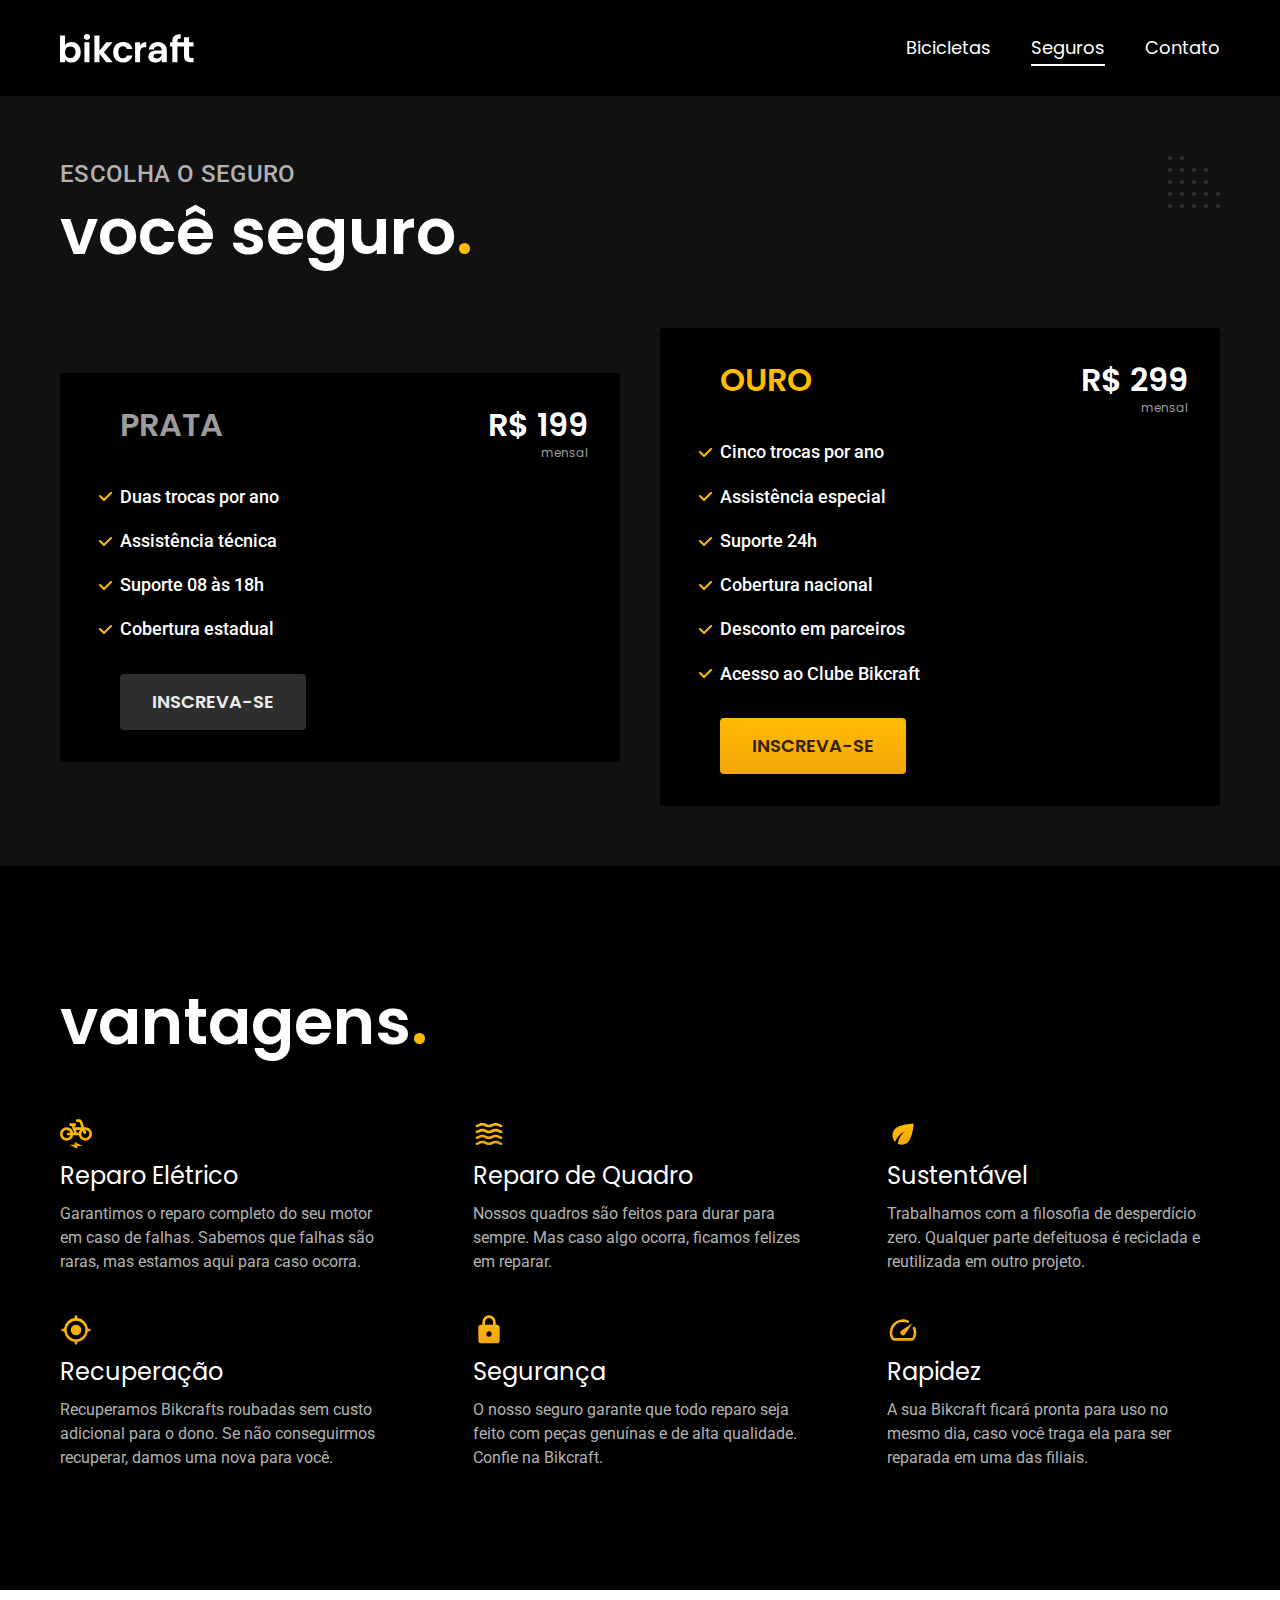
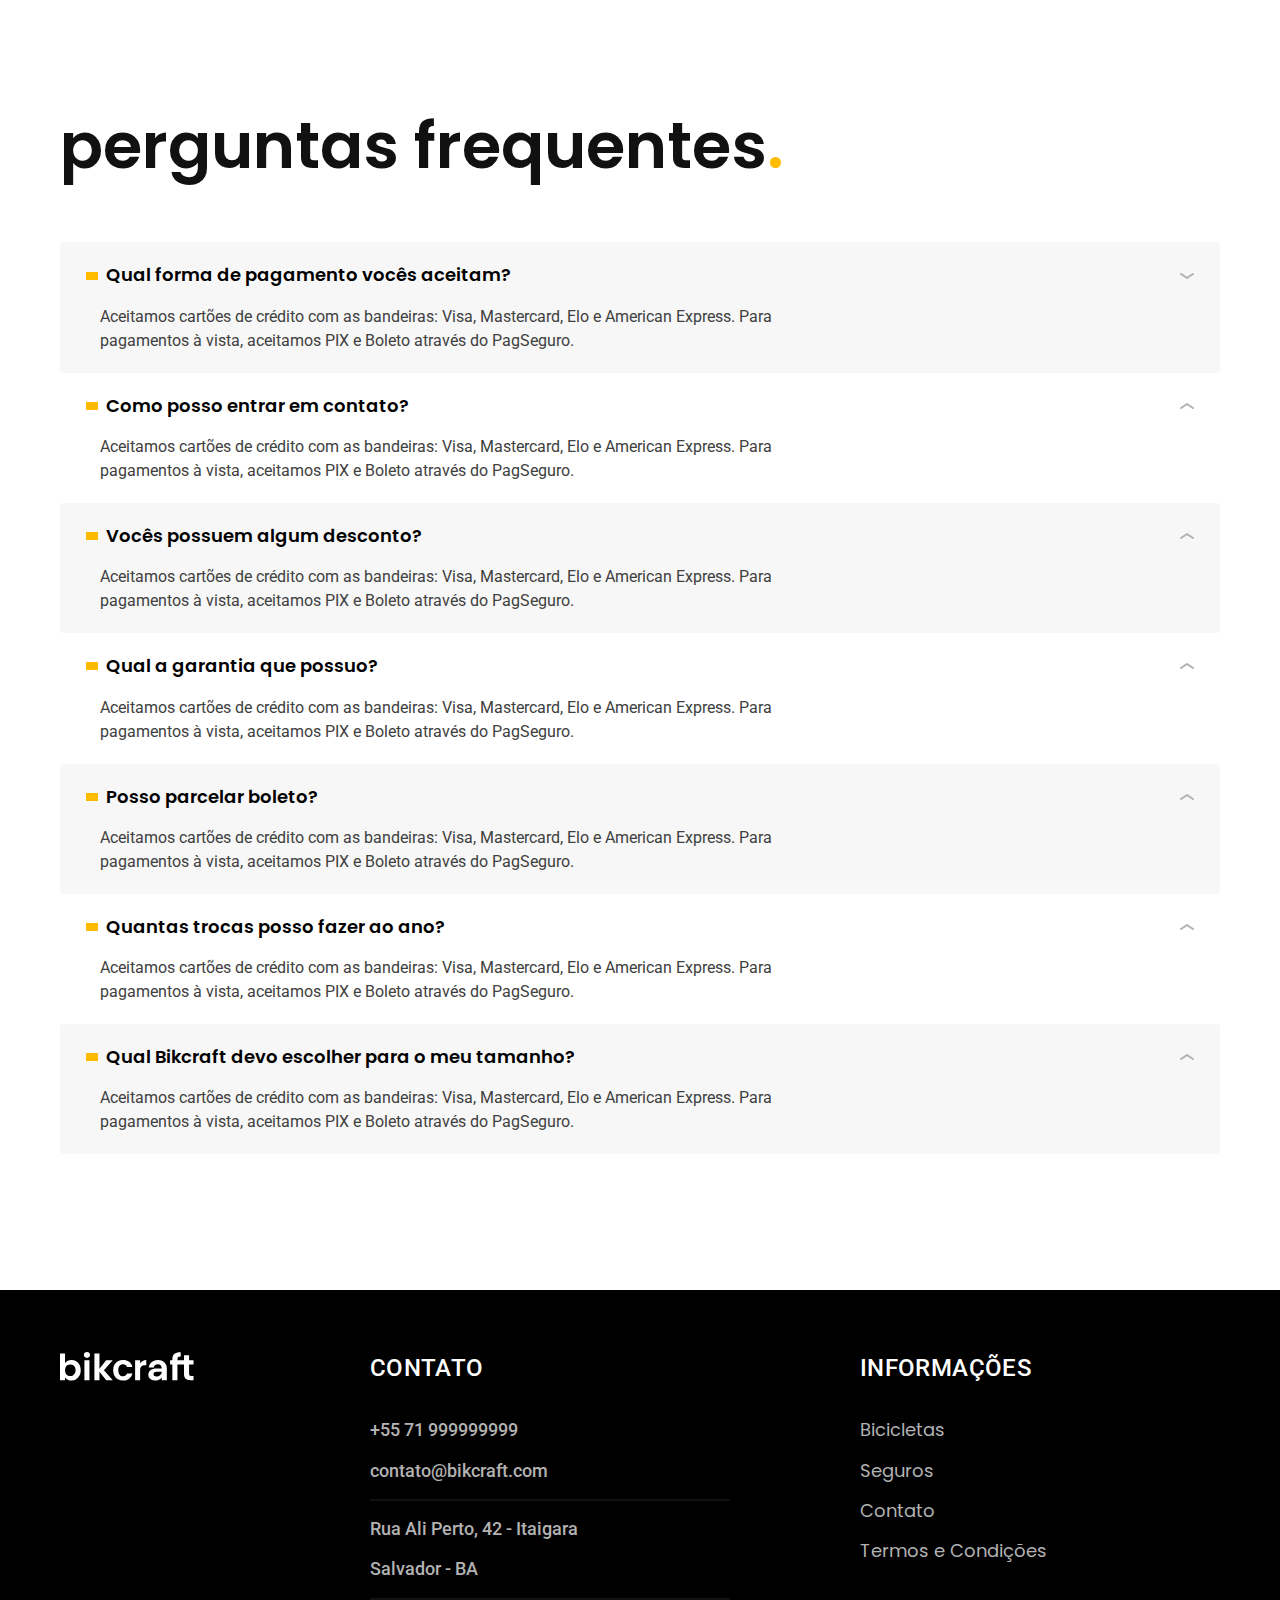
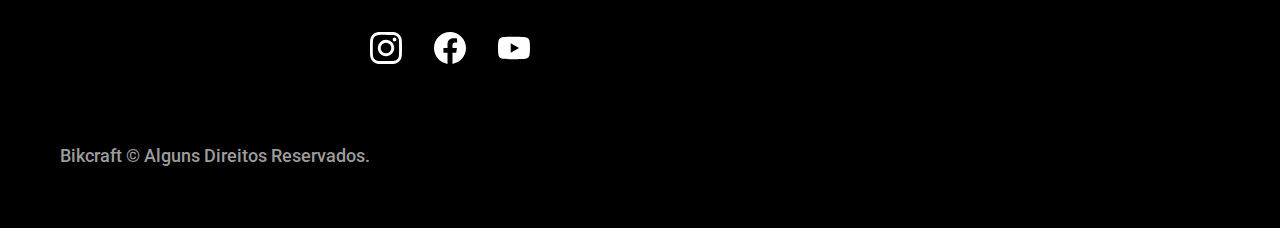
<file: seguros.html>
<!DOCTYPE html>
<html lang="en">
  <head>
    <meta charset="UTF-8" />
    <meta http-equiv="X-UA-Compatible" content="IE=edge" />
    <meta name="viewport" content="width=device-width, initial-scale=1.0" />
    <meta name="description" content="Termos e condições." />
    <link rel="icon" href="./favicon.svg" type="image/svg+xml">
    <link rel="stylesheet" href="../css/style.min.css" />
    <link rel="preconnect" href="https://fonts.googleapis.com" />
    <link rel="preconnect" href="https://fonts.gstatic.com" crossorigin />
    <link
      href="https://fonts.googleapis.com/css2?family=Merriweather:ital,wght@1,900&family=Poppins:wght@400;600&family=Roboto:wght@400;500&display=swap"
      rel="stylesheet"
    />
    <script>
      document.documentElement.classList.add("js");
    </script>
    <title>Seguros | Bikcraft - Bicicletas Elétricas</title>
  </head>

  <body id="seguros">
    <header class="header-bg">
      <div class="header container">
        <a href="./"><img src="./img/bikcraft.svg" alt="Bikcraft" /></a>
        <nav aria-label="primaria">
          <ul class="header-menu font-1-m cor-0">
            <li><a href="./bicicletas.html">Bicicletas</a></li>
            <li><a href="./seguros.html">Seguros</a></li>
            <li><a href="./contato.html">Contato</a></li>
          </ul>
        </nav>
      </div>
    </header>

    <main class="seguros-bg">
      <div class="titulo-bg">
        <div class="titulo container">
          <p class="font-2-l-b cor-5">Escolha o seguro</p>
          <h1 class="font-1-xxl cor-0">
            você seguro<span class="cor-p1">.</span>
          </h1>
        </div>
      </div>

      <div class="seguros container fadeInLeft" data-anime="200">
        <div class="seguros-item">
          <h3 class="font-1-xl cor-6">PRATA</h3>
          <span class="font-1-xl cor-0"
            >R$ 199<span class="font-1-xs cor-6">mensal</span></span
          >
          <ul class="font-2-m cor-0">
            <li>Duas trocas por ano</li>
            <li>Assistência técnica</li>
            <li>Suporte 08 às 18h</li>
            <li>Cobertura estadual</li>
          </ul>
          <a
            class="botao secundario"
            href="./orcamento.html?tipo=seguro&produto=prata"
            >Inscreva-se</a
          >
        </div>

        <div class="seguros-item fadeInRight" data-anime="400">
          <h3 class="font-1-xl cor-p1">OURO</h3>
          <span class="font-1-xl cor-0"
            >R$ 299<span class="font-1-xs cor-6">mensal</span></span
          >
          <ul class="font-2-m cor-0">
            <li>Cinco trocas por ano</li>
            <li>Assistência especial</li>
            <li>Suporte 24h</li>
            <li>Cobertura nacional</li>
            <li>Desconto em parceiros</li>
            <li>Acesso ao Clube Bikcraft</li>
          </ul>
          <a class="botao" href="./orcamento.html?tipo=seguro&produto=ouro"
            >Inscreva-se</a
          >
        </div>
      </div>
    </main>

    <article class="vantagens-bg">
      <div class="vantagens container">
        <h2 class="font-1-xxl cor-0">vantagens<span class="cor-p1">.</span></h2>
        <ul>
          <li>
            <img src="./img/icones/eletrica.svg" alt="" />
            <h3 class="font-1-l cor-0">Reparo Elétrico</h3>
            <p class="font-2-s cor-5">
              Garantimos o reparo completo do seu motor em caso de falhas.
              Sabemos que falhas são raras, mas estamos aqui para caso ocorra.
            </p>
          </li>
          <li>
            <img src="./img/icones/carbono.svg" alt="" />
            <h3 class="font-1-l cor-0">Reparo de Quadro</h3>
            <p class="font-2-s cor-5">
              Nossos quadros são feitos para durar para sempre. Mas caso algo
              ocorra, ficamos felizes em reparar.
            </p>
          </li>
          <li>
            <img src="./img/icones/sustentavel.svg" alt="" />
            <h3 class="font-1-l cor-0">Sustentável</h3>
            <p class="font-2-s cor-5">
              Trabalhamos com a filosofia de desperdício zero. Qualquer parte
              defeituosa é reciclada e reutilizada em outro projeto.
            </p>
          </li>
          <li>
            <img src="./img/icones/rastreador.svg" alt="" />
            <h3 class="font-1-l cor-0">Recuperação</h3>
            <p class="font-2-s cor-5">
              Recuperamos Bikcrafts roubadas sem custo adicional para o dono. Se
              não conseguirmos recuperar, damos uma nova para você.
            </p>
          </li>
          <li>
            <img src="./img/icones/seguro.svg" alt="" />
            <h3 class="font-1-l cor-0">Segurança</h3>
            <p class="font-2-s cor-5">
              O nosso seguro garante que todo reparo seja feito com peças
              genuínas e de alta qualidade. Confie na Bikcraft.
            </p>
          </li>
          <li>
            <img src="./img/icones/velocidade.svg" alt="" />
            <h3 class="font-1-l cor-0">Rapidez</h3>
            <p class="font-2-s cor-5">
              A sua Bikcraft ficará pronta para uso no mesmo dia, caso você
              traga ela para ser reparada em uma das filiais.
            </p>
          </li>
        </ul>
      </div>
    </article>

    <article class="perguntas container">
      <h2 class="font-1-xxl">
        perguntas frequentes<span class="cor-p1">.</span>
      </h2>
      <dl>
        <div>
          <dt>
            <button
              class="font-1-m-b"
              aria-controls="pergunta1"
              aria-expanded="true"
            >
              Qual forma de pagamento vocês aceitam?
            </button>
          </dt>
          <dd id="pergunta1" class="font-2-s cor-9 ativa">
            Aceitamos cartões de crédito com as bandeiras: Visa, Mastercard, Elo
            e American Express. Para pagamentos à vista, aceitamos PIX e Boleto
            através do PagSeguro.
          </dd>
        </div>
        <div>
          <dt>
            <button
              class="font-1-m-b"
              aria-controls="pergunta2"
              aria-expanded="false"
            >
              Como posso entrar em contato?
            </button>
          </dt>
          <dd id="pergunta2" class="font-2-s cor-9">
            Aceitamos cartões de crédito com as bandeiras: Visa, Mastercard, Elo
            e American Express. Para pagamentos à vista, aceitamos PIX e Boleto
            através do PagSeguro.
          </dd>
        </div>
        <div>
          <dt>
            <button
              class="font-1-m-b"
              aria-controls="pergunta3"
              aria-expanded="false"
            >
              Vocês possuem algum desconto?
            </button>
          </dt>
          <dd id="pergunta3" class="font-2-s cor-9">
            Aceitamos cartões de crédito com as bandeiras: Visa, Mastercard, Elo
            e American Express. Para pagamentos à vista, aceitamos PIX e Boleto
            através do PagSeguro.
          </dd>
        </div>
        <div>
          <dt>
            <button
              class="font-1-m-b"
              aria-controls="pergunta4"
              aria-expanded="false"
            >
              Qual a garantia que possuo?
            </button>
          </dt>
          <dd id="pergunta4" class="font-2-s cor-9">
            Aceitamos cartões de crédito com as bandeiras: Visa, Mastercard, Elo
            e American Express. Para pagamentos à vista, aceitamos PIX e Boleto
            através do PagSeguro.
          </dd>
        </div>
        <div>
          <dt>
            <button
              class="font-1-m-b"
              aria-controls="pergunta5"
              aria-expanded="false"
            >
              Posso parcelar boleto?
            </button>
          </dt>
          <dd id="pergunta5" class="font-2-s cor-9">
            Aceitamos cartões de crédito com as bandeiras: Visa, Mastercard, Elo
            e American Express. Para pagamentos à vista, aceitamos PIX e Boleto
            através do PagSeguro.
          </dd>
        </div>
        <div>
          <dt>
            <button
              class="font-1-m-b"
              aria-controls="pergunta6"
              aria-expanded="false"
            >
              Quantas trocas posso fazer ao ano?
            </button>
          </dt>
          <dd id="pergunta6" class="font-2-s cor-9">
            Aceitamos cartões de crédito com as bandeiras: Visa, Mastercard, Elo
            e American Express. Para pagamentos à vista, aceitamos PIX e Boleto
            através do PagSeguro.
          </dd>
        </div>
        <div>
          <dt>
            <button
              class="font-1-m-b"
              aria-controls="pergunta7"
              aria-expanded="false"
            >
              Qual Bikcraft devo escolher para o meu tamanho?
            </button>
          </dt>
          <dd id="pergunta7" class="font-2-s cor-9">
            Aceitamos cartões de crédito com as bandeiras: Visa, Mastercard, Elo
            e American Express. Para pagamentos à vista, aceitamos PIX e Boleto
            através do PagSeguro.
          </dd>
        </div>
      </dl>
    </article>

    <footer class="footer-bg">
      <div class="footer container">
        <img src="./img/bikcraft.svg" alt="Bikcraft" />
        <div class="footer-contato">
          <h3 class="font-2-l-b cor-0">Contato</h3>
          <ul class="font-2-m cor-5">
            <li><a href="tel:+5571999999999">+55 71 999999999</a></li>
            <li>
              <a href="mailto:contato@bikcraft.com">contato@bikcraft.com</a>
            </li>
            <li>Rua Ali Perto, 42 - Itaigara</li>
            <li>Salvador - BA</li>
          </ul>
          <div class="footer-redes">
            <a href="./">
              <img src="./img/redes/instagram.svg" alt="Instagram" />
            </a>
            <a href="./">
              <img src="./img/redes/facebook.svg" alt="Facebook" />
            </a>
            <a href="./">
              <img src="./img/redes/youtube.svg" alt="Youtube" />
            </a>
          </div>
        </div>
        <div class="footer-informacoes">
          <h3 class="font-2-l-b cor-0">Informações</h3>
          <nav>
            <ul class="font-1-m cor-5">
              <li><a href="./bicicletas.html">Bicicletas</a></li>
              <li><a href="./seguros.html">Seguros</a></li>
              <li><a href="./contato.html">Contato</a></li>
              <li><a href="./termos.html">Termos e Condições</a></li>
            </ul>
          </nav>
        </div>
        <p class="footer-copy font-2-m cor-6">
          Bikcraft © Alguns Direitos Reservados.
        </p>
      </div>
    </footer>
    <script src="./js/plugins/simple-anime.js"></script>
    <script src="./js/script.js"></script>
  </body>
</html>
</file>
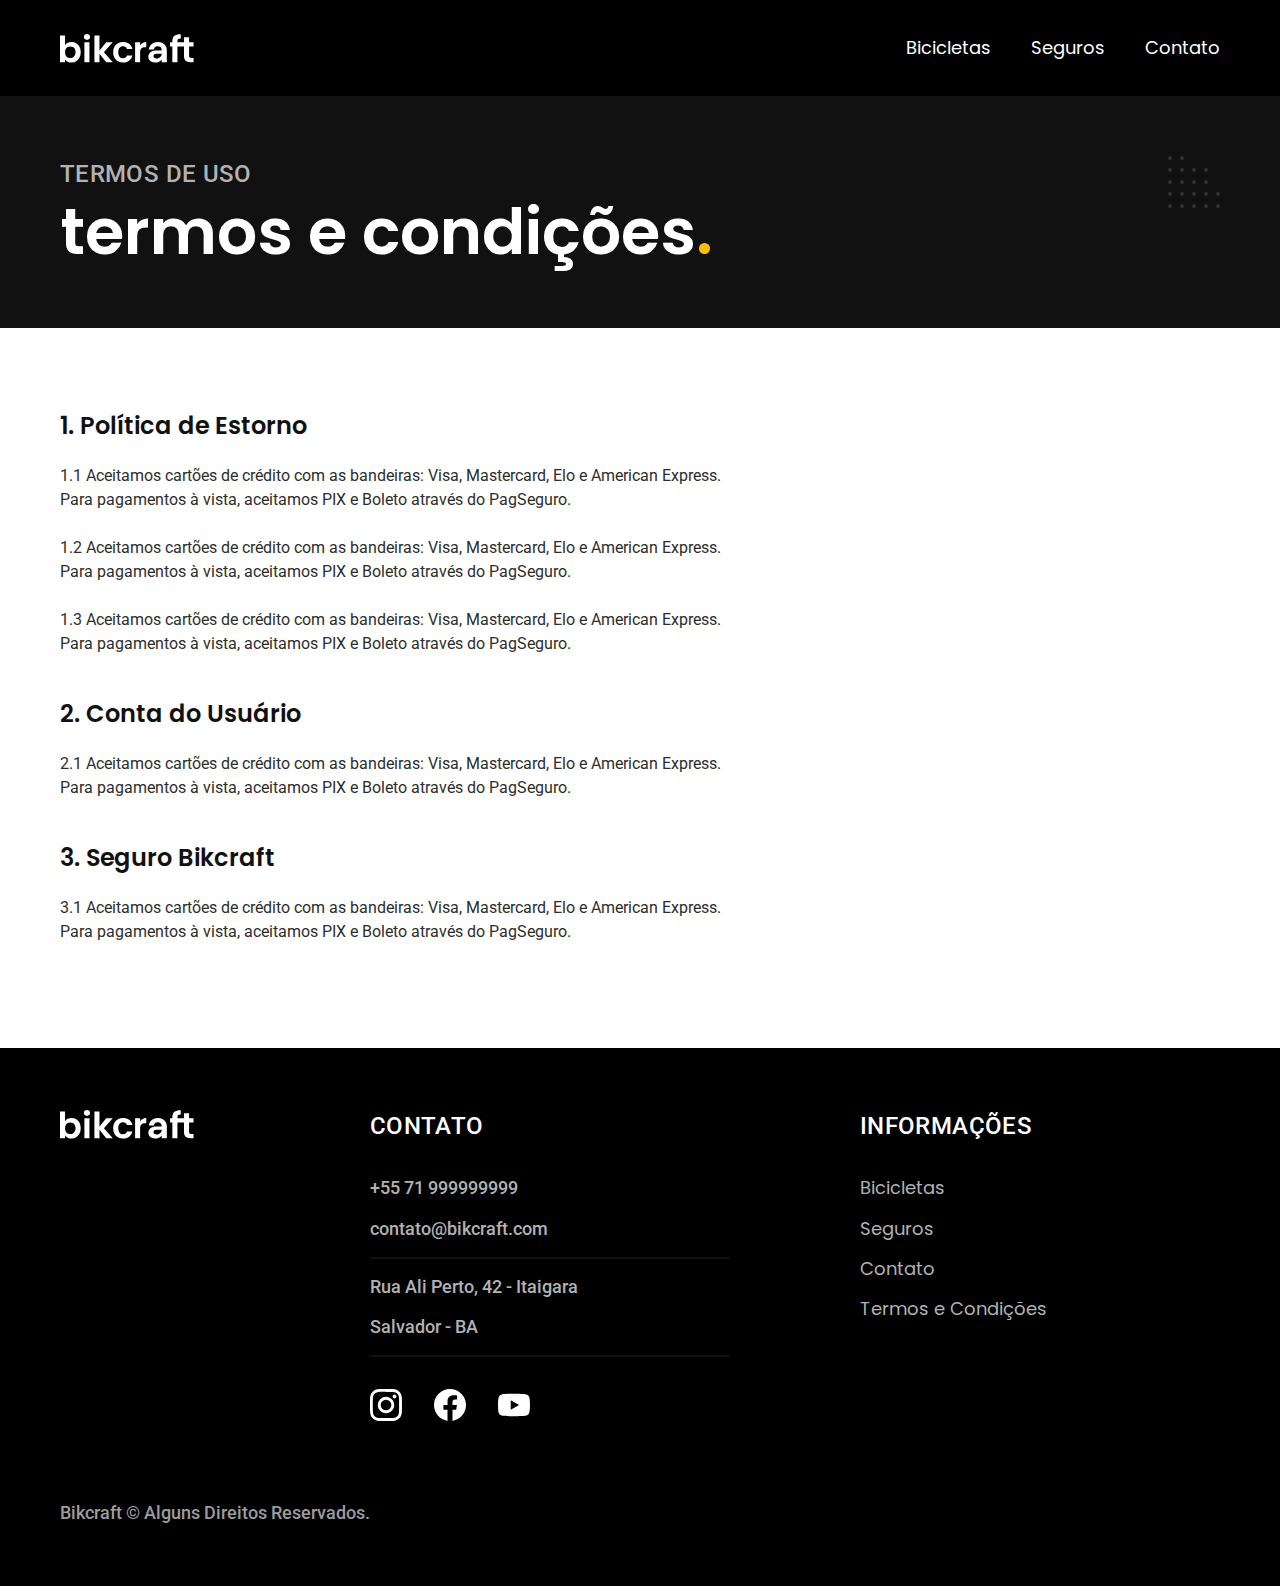
<file: termos.html>
<!DOCTYPE html>
<html lang="en">
  <head>
    <meta charset="UTF-8" />
    <meta http-equiv="X-UA-Compatible" content="IE=edge" />
    <meta name="viewport" content="width=device-width, initial-scale=1.0" />
    <meta name="description" content="Termos e condições." />
    <link rel="icon" href="./favicon.svg" type="image/svg+xml">
    <link rel="stylesheet" href="../css/style.min.css" />
    <link rel="preconnect" href="https://fonts.googleapis.com" />
    <link rel="preconnect" href="https://fonts.gstatic.com" crossorigin />
    <link
      href="https://fonts.googleapis.com/css2?family=Merriweather:ital,wght@1,900&family=Poppins:wght@400;600&family=Roboto:wght@400;500&display=swap"
      rel="stylesheet"
    />
    <script>
      document.documentElement.classList.add("js");
    </script>
    <title>Termos e Condições | Bikcraft - Bicicletas Elétricas</title>
  </head>

  <body id="termos">
    <header class="header-bg">
      <div class="header container">
        <a href="./"><img src="./img/bikcraft.svg" alt="Bikcraft" /></a>
        <nav aria-label="primaria">
          <ul class="header-menu font-1-m cor-0">
            <li><a href="./bicicletas.html">Bicicletas</a></li>
            <li><a href="./seguros.html">Seguros</a></li>
            <li><a href="./contato.html">Contato</a></li>
          </ul>
        </nav>
      </div>
    </header>

    <main>
      <div class="titulo-bg">
        <div class="titulo container">
          <p class="font-2-l-b cor-5">Termos de uso</p>
          <h1 class="font-1-xxl cor-0">
            termos e condições<span class="cor-p1">.</span>
          </h1>
        </div>
      </div>

      <div class="termos font-2-s cor-10 container">
        <h2 class="font-1-l cor-11">1. Política de Estorno</h2>
        <p>
          1.1 Aceitamos cartões de crédito com as bandeiras: Visa, Mastercard,
          Elo e American Express. Para pagamentos à vista, aceitamos PIX e
          Boleto através do PagSeguro.
        </p>
        <p>
          1.2 Aceitamos cartões de crédito com as bandeiras: Visa, Mastercard,
          Elo e American Express. Para pagamentos à vista, aceitamos PIX e
          Boleto através do PagSeguro.
        </p>
        <p>
          1.3 Aceitamos cartões de crédito com as bandeiras: Visa, Mastercard,
          Elo e American Express. Para pagamentos à vista, aceitamos PIX e
          Boleto através do PagSeguro.
        </p>
        <h2 class="font-1-l cor-11">2. Conta do Usuário</h2>
        <p>
          2.1 Aceitamos cartões de crédito com as bandeiras: Visa, Mastercard,
          Elo e American Express. Para pagamentos à vista, aceitamos PIX e
          Boleto através do PagSeguro.
        </p>
        <h2 class="font-1-l cor-11">3. Seguro Bikcraft</h2>
        <p>
          3.1 Aceitamos cartões de crédito com as bandeiras: Visa, Mastercard,
          Elo e American Express. Para pagamentos à vista, aceitamos PIX e
          Boleto através do PagSeguro.
        </p>
      </div>
    </main>

    <footer class="footer-bg">
      <div class="footer container">
        <img src="./img/bikcraft.svg" alt="Bikcraft" />
        <div class="footer-contato">
          <h3 class="font-2-l-b cor-0">Contato</h3>
          <ul class="font-2-m cor-5">
            <li><a href="tel:+5571999999999">+55 71 999999999</a></li>
            <li>
              <a href="mailto:contato@bikcraft.com">contato@bikcraft.com</a>
            </li>
            <li>Rua Ali Perto, 42 - Itaigara</li>
            <li>Salvador - BA</li>
          </ul>
          <div class="footer-redes">
            <a href="./">
              <img src="./img/redes/instagram.svg" alt="Instagram" />
            </a>
            <a href="./">
              <img src="./img/redes/facebook.svg" alt="Facebook" />
            </a>
            <a href="./">
              <img src="./img/redes/youtube.svg" alt="Youtube" />
            </a>
          </div>
        </div>
        <div class="footer-informacoes">
          <h3 class="font-2-l-b cor-0">Informações</h3>
          <nav>
            <ul class="font-1-m cor-5">
              <li><a href="./bicicletas.html">Bicicletas</a></li>
              <li><a href="./seguros.html">Seguros</a></li>
              <li><a href="./contato.html">Contato</a></li>
              <li><a href="./termos.html">Termos e Condições</a></li>
            </ul>
          </nav>
        </div>
        <p class="footer-copy font-2-m cor-6">
          Bikcraft © Alguns Direitos Reservados.
        </p>
      </div>
    </footer>
    <script src="./js/script.js"></script>
  </body>
</html>
</file>
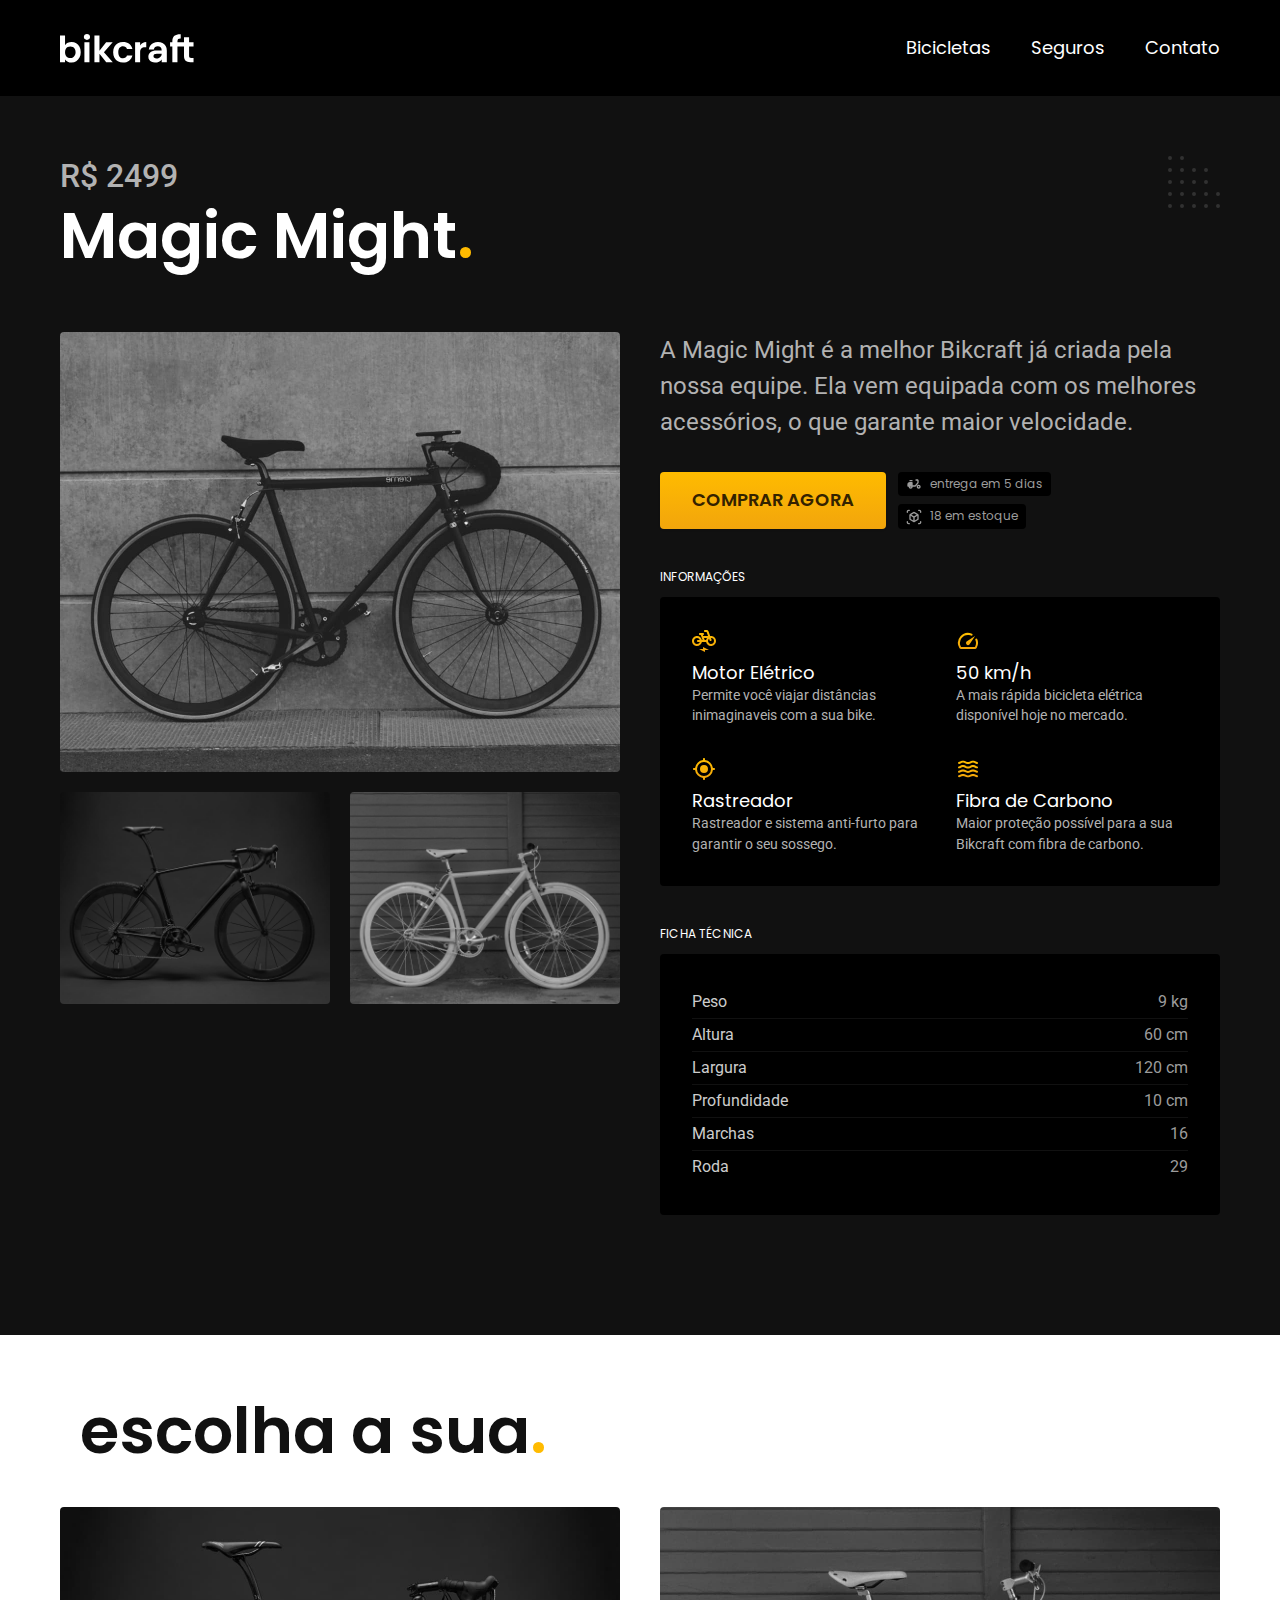
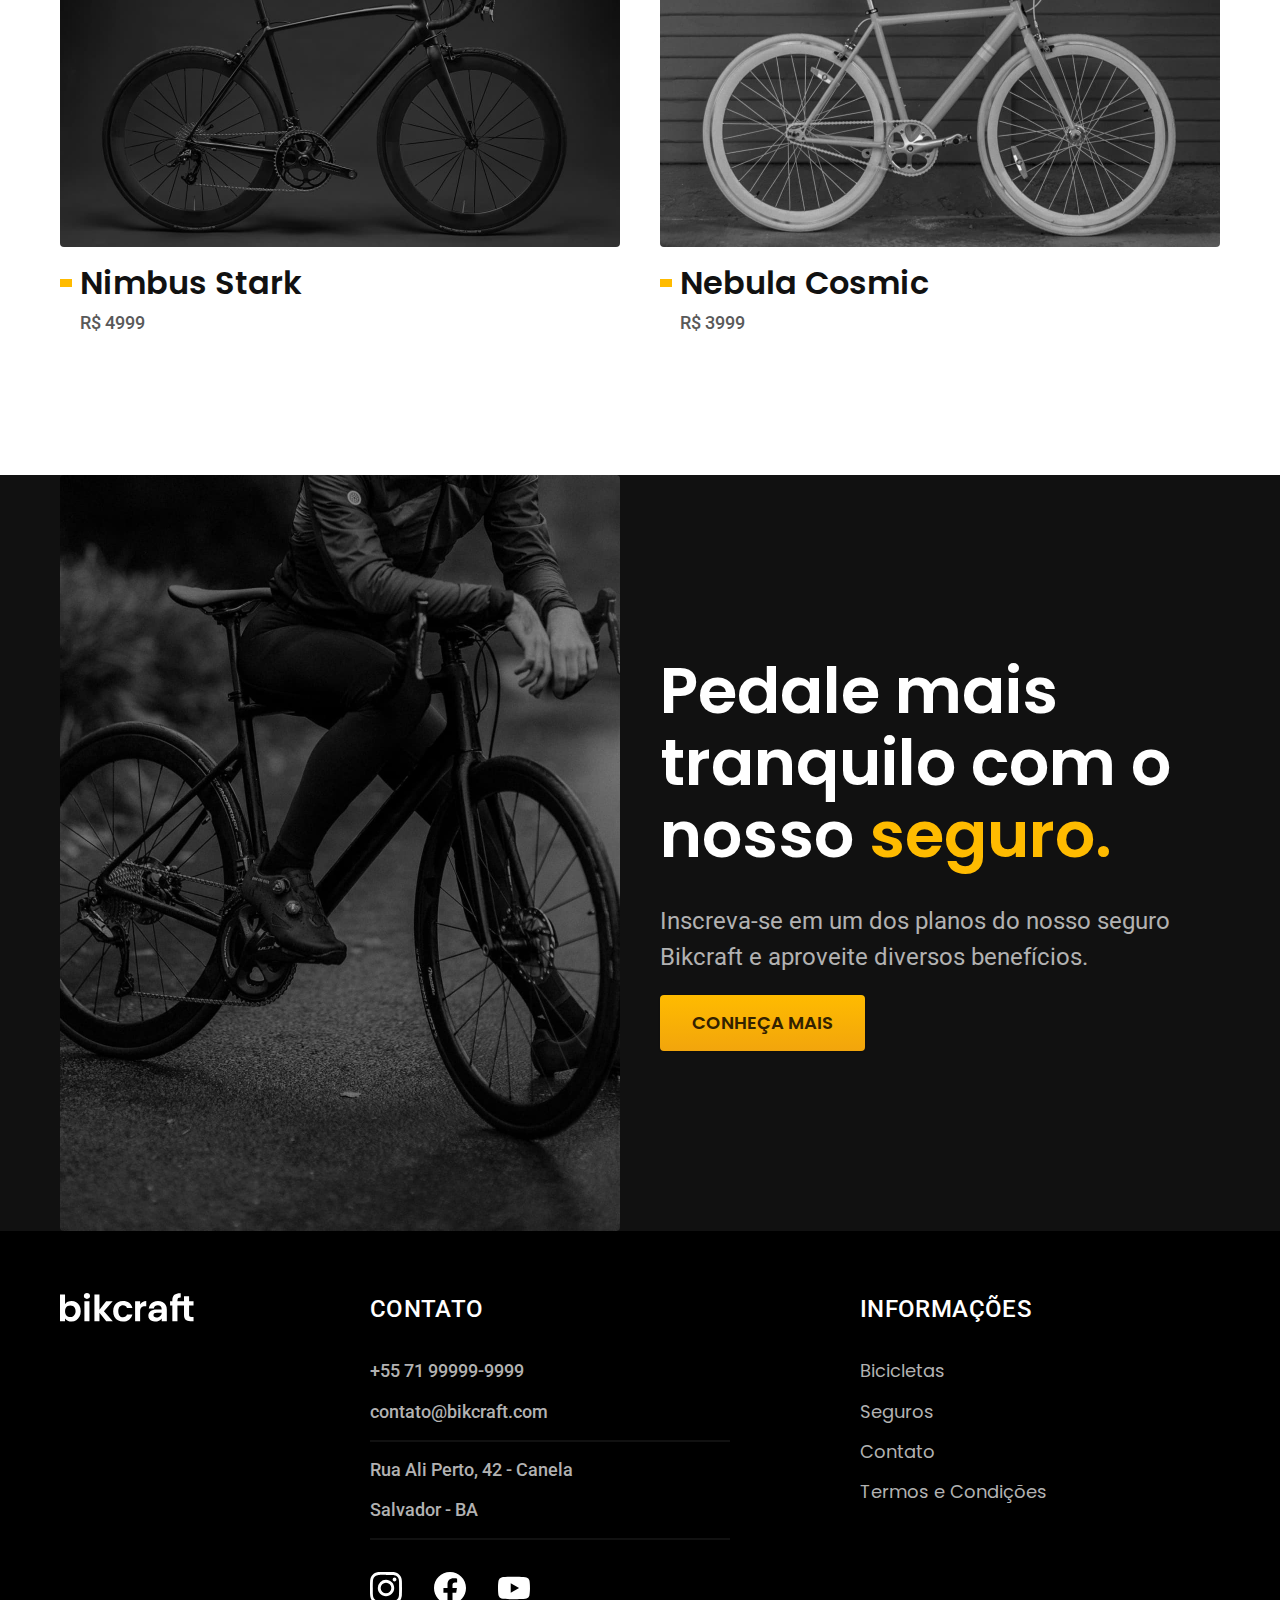
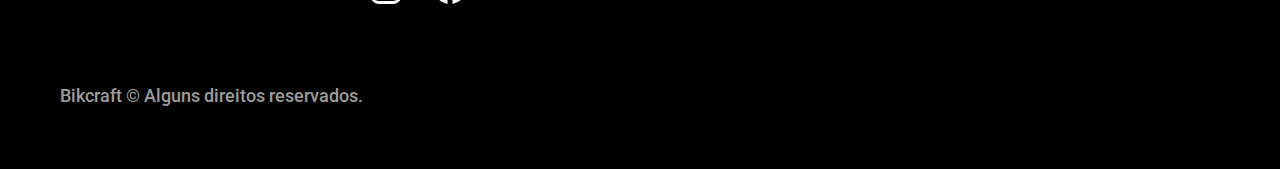
<file: bicicletas/magic.html>
<!DOCTYPE html>
<html lang="pt-br">
  <head>
    <meta charset="UTF-8" />
    <meta http-equiv="X-UA-Compatible" content="IE=edge" />
    <meta name="viewport" content="width=device-width, initial-scale=1.0" />
    <meta name="description" content="Termos e condições." />
    <link rel="icon" href="../favicon.svg" type="image/svg+xml">
    <link rel="stylesheet" href="../css/style.min.css" />
    <link rel="preconnect" href="https://fonts.googleapis.com" />
    <link rel="preconnect" href="https://fonts.gstatic.com" crossorigin />
    <link
      href="https://fonts.googleapis.com/css2?family=Merriweather:ital,wght@1,900&family=Poppins:wght@400;600&family=Roboto:wght@400;500&display=swap"
      rel="stylesheet"
    />
    <script>
      document.documentElement.classList.add("js");
    </script>
    <title>Magic | Bikcraft - Bicicletas Elétricas</title>
  </head>

  <body id="bicicleta">
    <header class="header-bg">
      <div class="header container">
        <a href="../">
          <img src="../img/bikcraft.svg" alt="Bikcraft" />
        </a>

        <nav aria-label="primaria">
          <ul class="header-menu font-1-m cor-0">
            <li><a href="../bicicletas.html">Bicicletas</a></li>
            <li><a href="../seguros.html">Seguros</a></li>
            <li><a href="../contato.html">Contato</a></li>
          </ul>
        </nav>
      </div>
    </header>

    <main class="titulo-bg">
      <div>
        <div class="titulo container">
          <p class="font-2-xl cor-5">R$ 2499</p>
          <h1 class="font-1-xxl cor-0">
            Magic Might<span class="cor-p1">.</span>
          </h1>
        </div>
      </div>
      <div class="bicicleta container">
        <div class="bicicleta-imagens">
          <img src="../img/bicicleta/nimbus2.jpg" alt="Bicicleta 1" />
          <img src="../img/bicicleta/nimbus1.jpg" alt="Bicicleta 2" />
          <img src="../img/bicicleta/nimbus3.jpg" alt="Bicicleta 3" />
        </div>
        <div class="bicicleta-conteudo">
          <p class="font-2-l cor-5">
            A Magic Might é a melhor Bikcraft já criada pela nossa equipe. Ela
            vem equipada com os melhores acessórios, o que garante maior
            velocidade.
          </p>
          <div class="bicicleta-comprar">
            <a class="botao" href="../orcamento.html?tipo=bikcraft&produto=magic">Comprar Agora</a>
            <span class="font-1-xs cor-6"
              ><img src="../img/icones/entrega.svg" alt="" /> entrega em 5
              dias</span
            >
            <span class="font-1-xs cor-6"
              ><img src="../img/icones/estoque.svg" alt="" /> 18 em
              estoque</span
            >
          </div>

          <h2 class="font-1-xs cor-0">Informações</h2>
          <ul class="bicicleta-informacoes">
            <li>
              <img src="../img/icones/eletrica.svg" alt="" />
              <h3 class="font-1-m cor-0">Motor Elétrico</h3>
              <p class="font-2-xs cor-5">
                Permite você viajar distâncias inimaginaveis com a sua bike.
              </p>
            </li>
            <li>
              <img src="../img/icones/velocidade.svg" alt="" />
              <h3 class="font-1-m cor-0">50 km/h</h3>
              <p class="font-2-xs cor-5">
                A mais rápida bicicleta elétrica disponível hoje no mercado.
              </p>
            </li>
            <li>
              <img src="../img/icones/rastreador.svg" alt="" />
              <h3 class="font-1-m cor-0">Rastreador</h3>
              <p class="font-2-xs cor-5">
                Rastreador e sistema anti-furto para garantir o seu sossego.
              </p>
            </li>
            <li>
              <img src="../img/icones/carbono.svg" alt="" />
              <h3 class="font-1-m cor-0">Fibra de Carbono</h3>
              <p class="font-2-xs cor-5">
                Maior proteção possível para a sua Bikcraft com fibra de
                carbono.
              </p>
            </li>
          </ul>
          <h2 class="font-1-xs cor-0">Ficha Técnica</h2>
          <ul class="bicicleta-ficha font-2-s cor-4">
            <li>Peso <span>9 kg</span></li>
            <li>Altura <span>60 cm</span></li>
            <li>Largura <span>120 cm</span></li>
            <li>Profundidade <span>10 cm</span></li>
            <li>Marchas <span>16</span></li>
            <li>Roda <span>29</span></li>
          </ul>
        </div>
      </div>
    </main>

    <article class="bicicletas-lista container">
      <h2 class="container font-1-xxl">
        escolha a sua<span class="cor-p1">.</span>
      </h2>

      <ul>
        <li>
          <a href="./nimbus.html">
            <img src="../img/bicicletas/nimbus.jpg" alt="Bicicleta preta" />
            <h3 class="font-1-xl">Nimbus Stark </h3>
            <span class="font-2-m cor-8">R$ 4999</span>
          </a>
        </li>
        <li>
          <a href="./nebula.html">
            <img src="../img/bicicletas/nebula.jpg" alt="Bicicleta preta" />
            <h3 class="font-1-xl">Nebula Cosmic</h3>
            <span class="font-2-m cor-8">R$ 3999</span>
          </a>
        </li>
      </ul>
    </article>

    <article class="seguro-bg">
      <div class="seguro container">
        <div class="seguro-imagem">
          <img src="../img/fotos/seguros.jpg" alt="Pessoa parada em cima de uma bicicleta">
        </div>
        <div class="seguro-conteudo">
          <h2 class="font-1-xxl cor-0">Pedale mais tranquilo com o nosso <span class="cor-p1">seguro.</span></h2>
          <p class="font-2-l cor-5">Inscreva-se em um dos planos do nosso seguro Bikcraft e aproveite diversos benefícios.</p>
          <a class="botao" href="../seguros.html">Conheça Mais</a>
        </div>
      </div>
    </article>

    <footer class="footer-bg">
      <div class="footer container">
        <img src="../img/bikcraft.svg" alt="Bikcraft" />
        <div class="footer-contato">
          <h3 class="font-2-l-b cor-0">Contato</h3>
          <ul class="font-2-m cor-5">
            <li><a href="tel:+552199999999">+55 71 99999-9999</a></li>
            <li>
              <a href="mailto:contato@bikcraft.com">contato@bikcraft.com</a>
            </li>
            <li>Rua Ali Perto, 42 - Canela</li>
            <li>Salvador - BA</li>
          </ul>
          <div class="footer-redes">
            <a href="../">
              <img src="../img/redes/instagram.svg" alt="Instagram" />
            </a>
            <a href="../">
              <img src="../img/redes/facebook.svg" alt="Facebook" />
            </a>
            <a href="../">
              <img src="../img/redes/youtube.svg" alt="Youtube" />
            </a>
          </div>
        </div>
        <div class="footer-informacoes">
          <h3 class="font-2-l-b cor-0">Informações</h3>
          <nav>
            <ul class="font-1-m cor-5">
              <li><a href="../bicicletas.html">Bicicletas</a></li>
              <li><a href="../seguros.html">Seguros</a></li>
              <li><a href="../contato.html">Contato</a></li>
              <li><a href="../termos.html">Termos e Condições</a></li>
            </ul>
          </nav>
        </div>
        <p class="footer-copy font-2-m cor-6">
          Bikcraft © Alguns direitos reservados.
        </p>
      </div>
    </footer>
    <script src="../js/script.js"></script>
  </body>
</html>
</file>
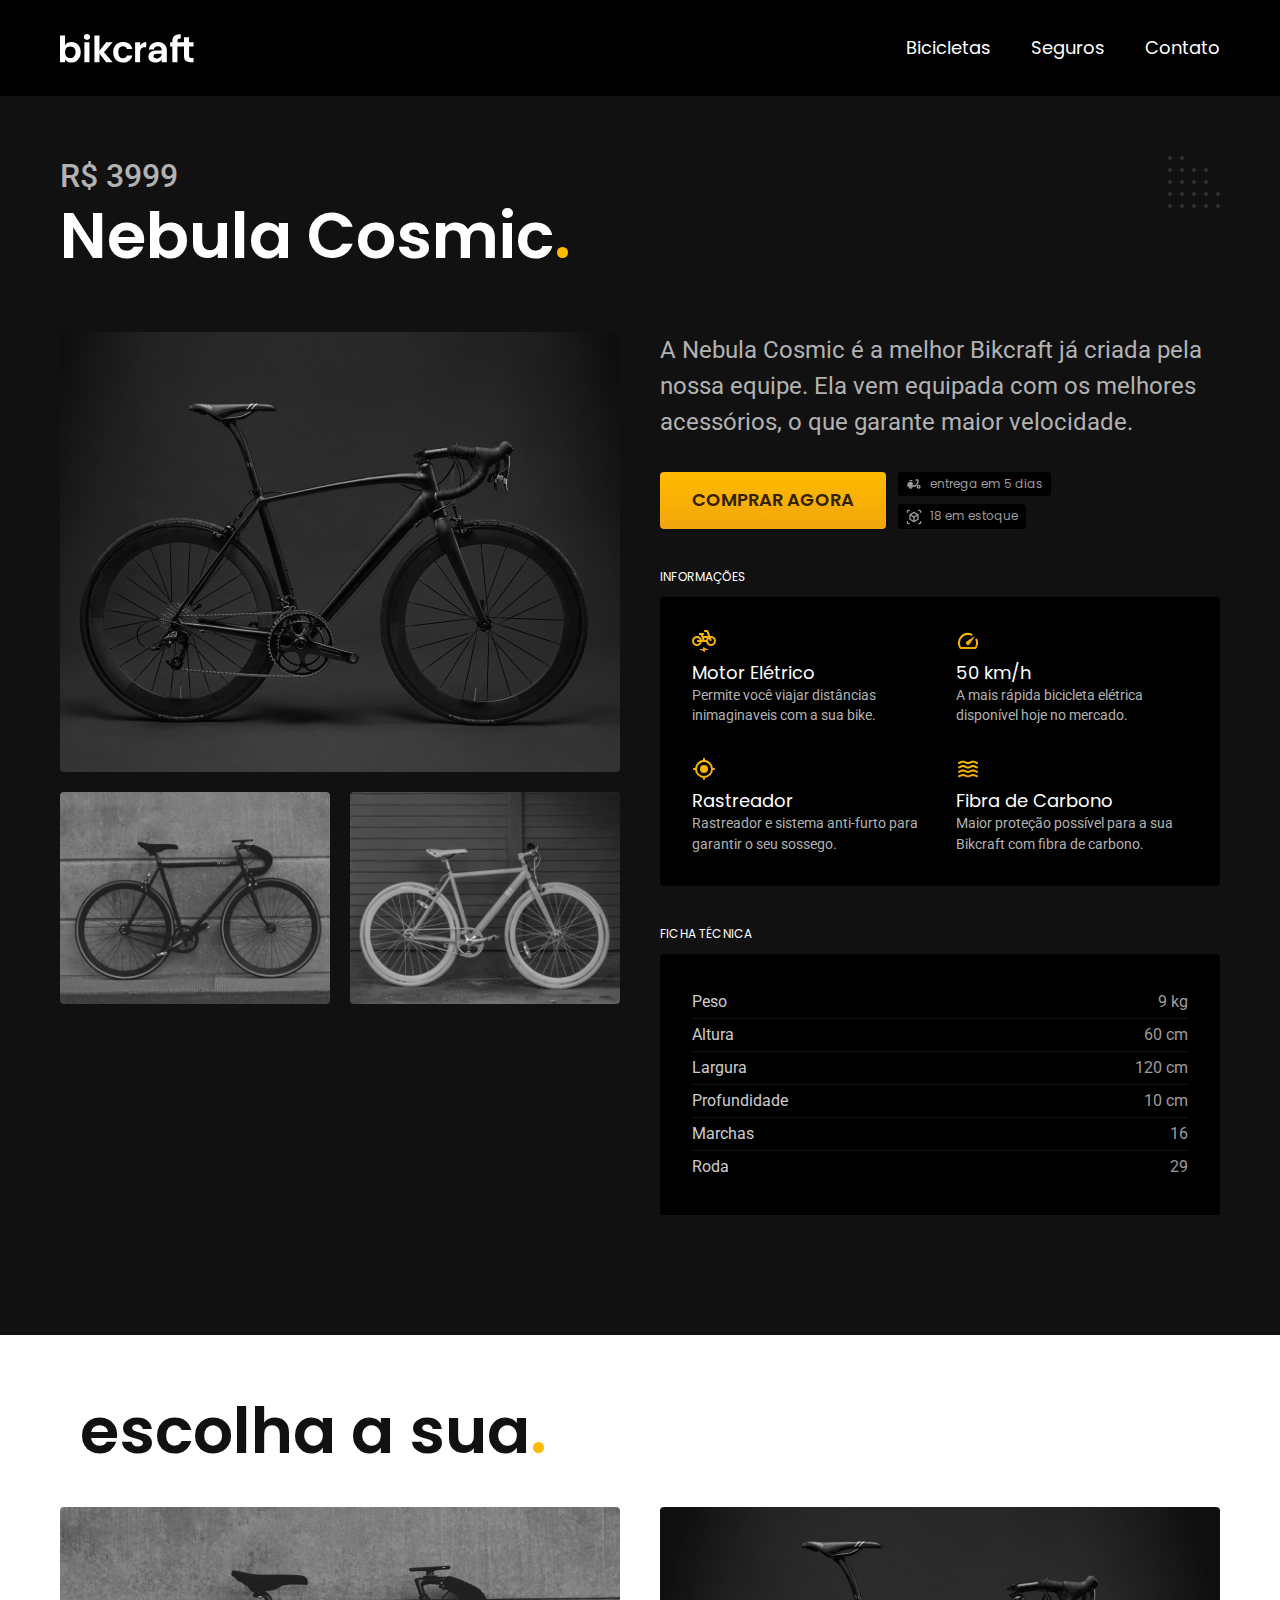
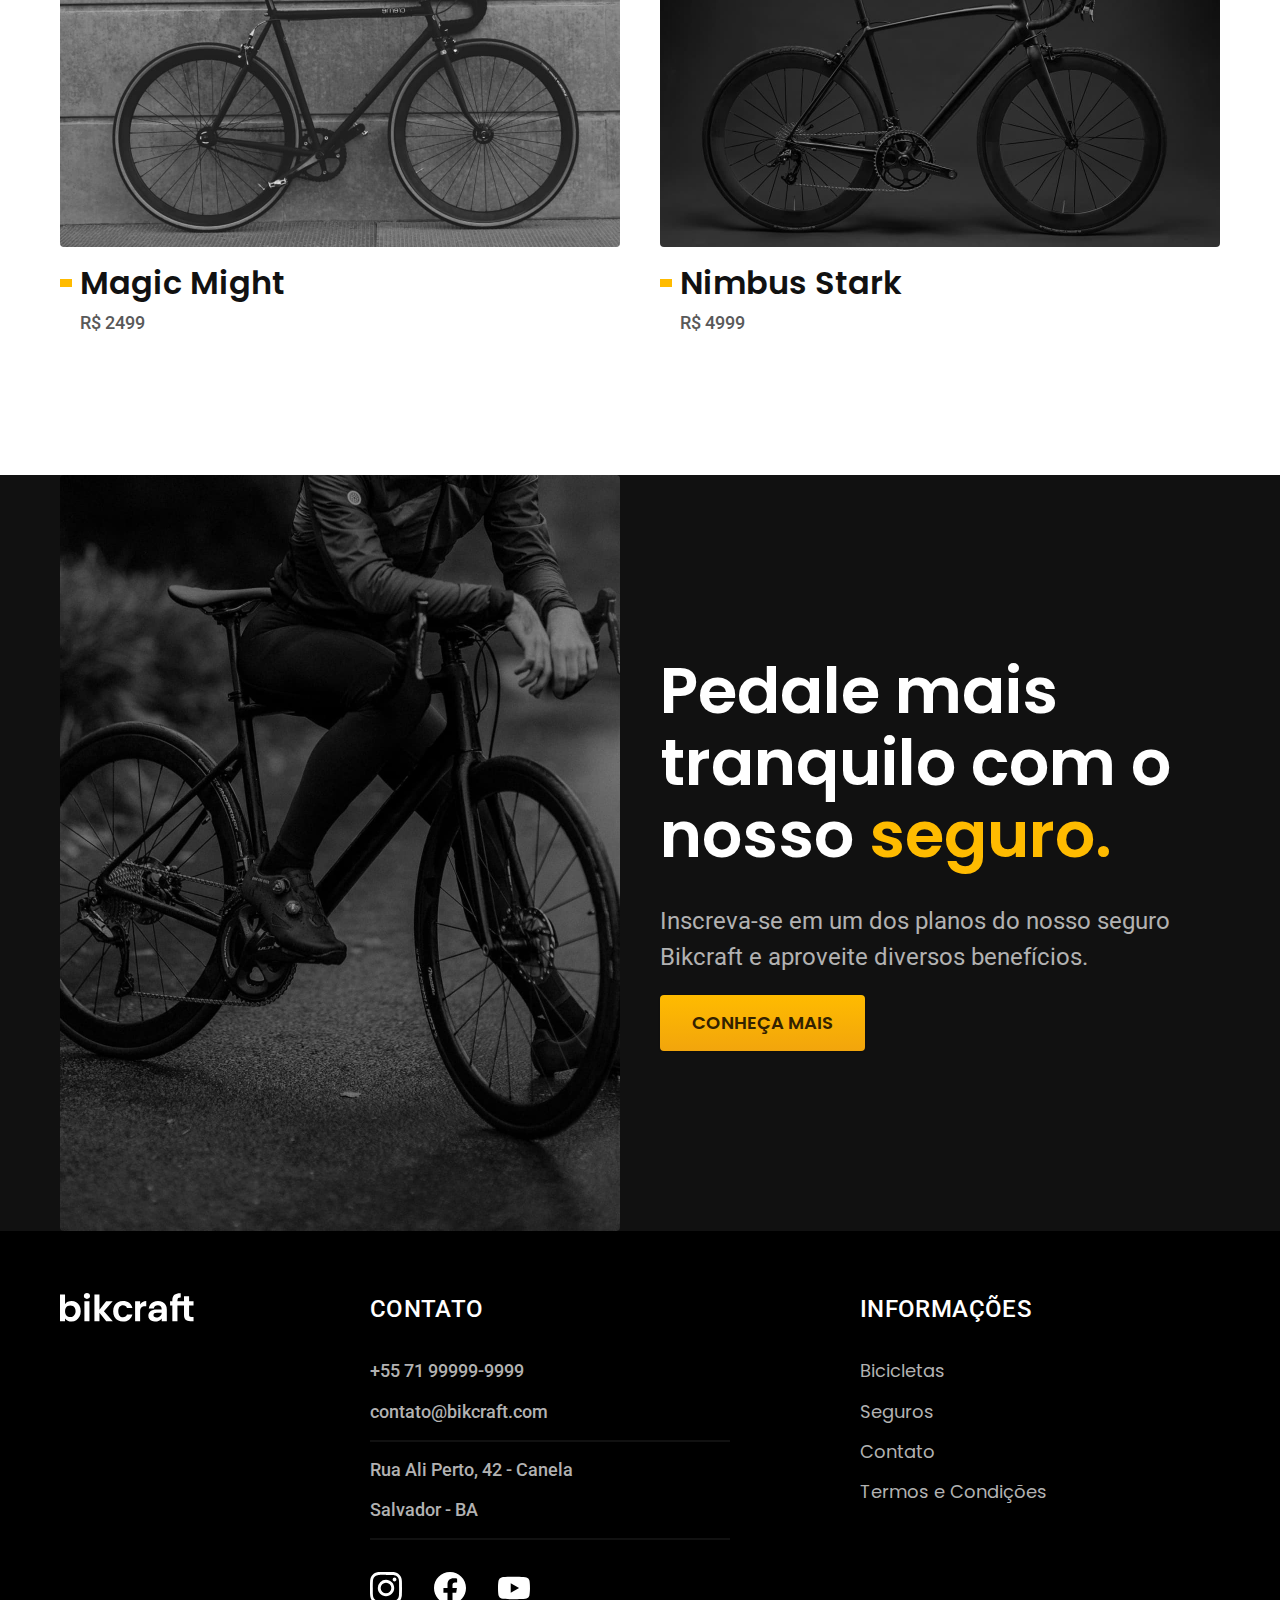
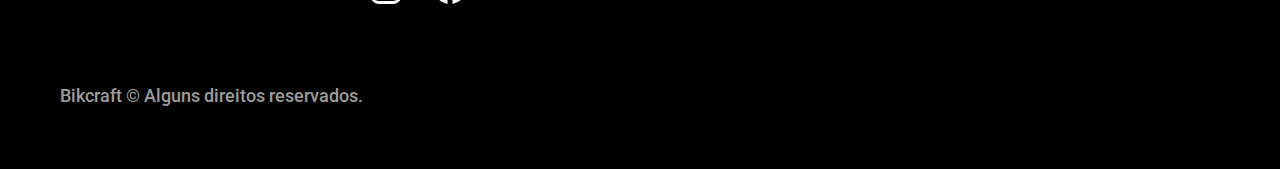
<file: bicicletas/nebula.html>
<!DOCTYPE html>
<html lang="pt-br">
  <head>
    <meta charset="UTF-8" />
    <meta http-equiv="X-UA-Compatible" content="IE=edge" />
    <meta name="viewport" content="width=device-width, initial-scale=1.0" />
    <meta name="description" content="Termos e condições." />
    <link rel="icon" href="../favicon.svg" type="image/svg+xml">
    <link rel="stylesheet" href="../css/style.min.css" />
    <link rel="preconnect" href="https://fonts.googleapis.com" />
    <link rel="preconnect" href="https://fonts.gstatic.com" crossorigin />
    <link
      href="https://fonts.googleapis.com/css2?family=Merriweather:ital,wght@1,900&family=Poppins:wght@400;600&family=Roboto:wght@400;500&display=swap"
      rel="stylesheet"
    />
    <script>
      document.documentElement.classList.add("js");
    </script>
    <title>Nebula | Bikcraft - Bicicletas Elétricas</title>
  </head>

  <body id="bicicleta">
    <header class="header-bg">
      <div class="header container">
        <a href="../">
          <img src="../img/bikcraft.svg" alt="Bikcraft" />
        </a>

        <nav aria-label="primaria">
          <ul class="header-menu font-1-m cor-0">
            <li><a href="../bicicletas.html">Bicicletas</a></li>
            <li><a href="../seguros.html">Seguros</a></li>
            <li><a href="../contato.html">Contato</a></li>
          </ul>
        </nav>
      </div>
    </header>

    <main class="titulo-bg">
      <div>
        <div class="titulo container">
          <p class="font-2-xl cor-5">R$ 3999</p>
          <h1 class="font-1-xxl cor-0">
            Nebula Cosmic<span class="cor-p1">.</span>
          </h1>
        </div>
      </div>
      <div class="bicicleta container">
        <div class="bicicleta-imagens">
          <img src="../img/bicicleta/nimbus1.jpg" alt="Bicicleta 1" />
          <img src="../img/bicicleta/nimbus2.jpg" alt="Bicicleta 2" />
          <img src="../img/bicicleta/nimbus3.jpg" alt="Bicicleta 3" />
        </div>
        <div class="bicicleta-conteudo">
          <p class="font-2-l cor-5">
            A Nebula Cosmic é a melhor Bikcraft já criada pela nossa equipe. Ela
            vem equipada com os melhores acessórios, o que garante maior
            velocidade.
          </p>
          <div class="bicicleta-comprar">
            <a class="botao" href="../orcamento.html?tipo=bikcraft&produto=nebula">Comprar Agora</a>
            <span class="font-1-xs cor-6"
              ><img src="../img/icones/entrega.svg" alt="" /> entrega em 5
              dias</span
            >
            <span class="font-1-xs cor-6"
              ><img src="../img/icones/estoque.svg" alt="" /> 18 em
              estoque</span
            >
          </div>

          <h2 class="font-1-xs cor-0">Informações</h2>
          <ul class="bicicleta-informacoes">
            <li>
              <img src="../img/icones/eletrica.svg" alt="" />
              <h3 class="font-1-m cor-0">Motor Elétrico</h3>
              <p class="font-2-xs cor-5">
                Permite você viajar distâncias inimaginaveis com a sua bike.
              </p>
            </li>
            <li>
              <img src="../img/icones/velocidade.svg" alt="" />
              <h3 class="font-1-m cor-0">50 km/h</h3>
              <p class="font-2-xs cor-5">
                A mais rápida bicicleta elétrica disponível hoje no mercado.
              </p>
            </li>
            <li>
              <img src="../img/icones/rastreador.svg" alt="" />
              <h3 class="font-1-m cor-0">Rastreador</h3>
              <p class="font-2-xs cor-5">
                Rastreador e sistema anti-furto para garantir o seu sossego.
              </p>
            </li>
            <li>
              <img src="../img/icones/carbono.svg" alt="" />
              <h3 class="font-1-m cor-0">Fibra de Carbono</h3>
              <p class="font-2-xs cor-5">
                Maior proteção possível para a sua Bikcraft com fibra de
                carbono.
              </p>
            </li>
          </ul>
          <h2 class="font-1-xs cor-0">Ficha Técnica</h2>
          <ul class="bicicleta-ficha font-2-s cor-4">
            <li>Peso <span>9 kg</span></li>
            <li>Altura <span>60 cm</span></li>
            <li>Largura <span>120 cm</span></li>
            <li>Profundidade <span>10 cm</span></li>
            <li>Marchas <span>16</span></li>
            <li>Roda <span>29</span></li>
          </ul>
        </div>
      </div>
    </main>

    <article class="bicicletas-lista container">
      <h2 class="container font-1-xxl">
        escolha a sua<span class="cor-p1">.</span>
      </h2>

      <ul>
        <li>
          <a href="./magic.html">
            <img src="../img/bicicletas/magic.jpg" alt="Bicicleta preta" />
            <h3 class="font-1-xl">Magic Might</h3>
            <span class="font-2-m cor-8">R$ 2499</span>
          </a>
        </li>
        <li>
          <a href="./nimbus.html">
            <img src="../img/bicicletas/nimbus.jpg" alt="Bicicleta preta" />
            <h3 class="font-1-xl">Nimbus Stark</h3>
            <span class="font-2-m cor-8">R$ 4999</span>
          </a>
        </li>
      </ul>
    </article>

    <article class="seguro-bg">
      <div class="seguro container">
        <div class="seguro-imagem">
          <img src="../img/fotos/seguros.jpg" alt="Pessoa parada em cima de uma bicicleta">
        </div>
        <div class="seguro-conteudo">
          <h2 class="font-1-xxl cor-0">Pedale mais tranquilo com o nosso <span class="cor-p1">seguro.</span></h2>
          <p class="font-2-l cor-5">Inscreva-se em um dos planos do nosso seguro Bikcraft e aproveite diversos benefícios.</p>
          <a class="botao" href="../seguros.html">Conheça Mais</a>
        </div>
      </div>
    </article>

    <footer class="footer-bg">
      <div class="footer container">
        <img src="../img/bikcraft.svg" alt="Bikcraft" />
        <div class="footer-contato">
          <h3 class="font-2-l-b cor-0">Contato</h3>
          <ul class="font-2-m cor-5">
            <li><a href="tel:+552199999999">+55 71 99999-9999</a></li>
            <li>
              <a href="mailto:contato@bikcraft.com">contato@bikcraft.com</a>
            </li>
            <li>Rua Ali Perto, 42 - Canela</li>
            <li>Salvador - BA</li>
          </ul>
          <div class="footer-redes">
            <a href="../">
              <img src="../img/redes/instagram.svg" alt="Instagram" />
            </a>
            <a href="../">
              <img src="../img/redes/facebook.svg" alt="Facebook" />
            </a>
            <a href="../">
              <img src="../img/redes/youtube.svg" alt="Youtube" />
            </a>
          </div>
        </div>
        <div class="footer-informacoes">
          <h3 class="font-2-l-b cor-0">Informações</h3>
          <nav>
            <ul class="font-1-m cor-5">
              <li><a href="../bicicletas.html">Bicicletas</a></li>
              <li><a href="../seguros.html">Seguros</a></li>
              <li><a href="../contato.html">Contato</a></li>
              <li><a href="../termos.html">Termos e Condições</a></li>
            </ul>
          </nav>
        </div>
        <p class="footer-copy font-2-m cor-6">
          Bikcraft © Alguns direitos reservados.
        </p>
      </div>
    </footer>
    <script src="../js/script.js"></script>
  </body>
</html>
</file>
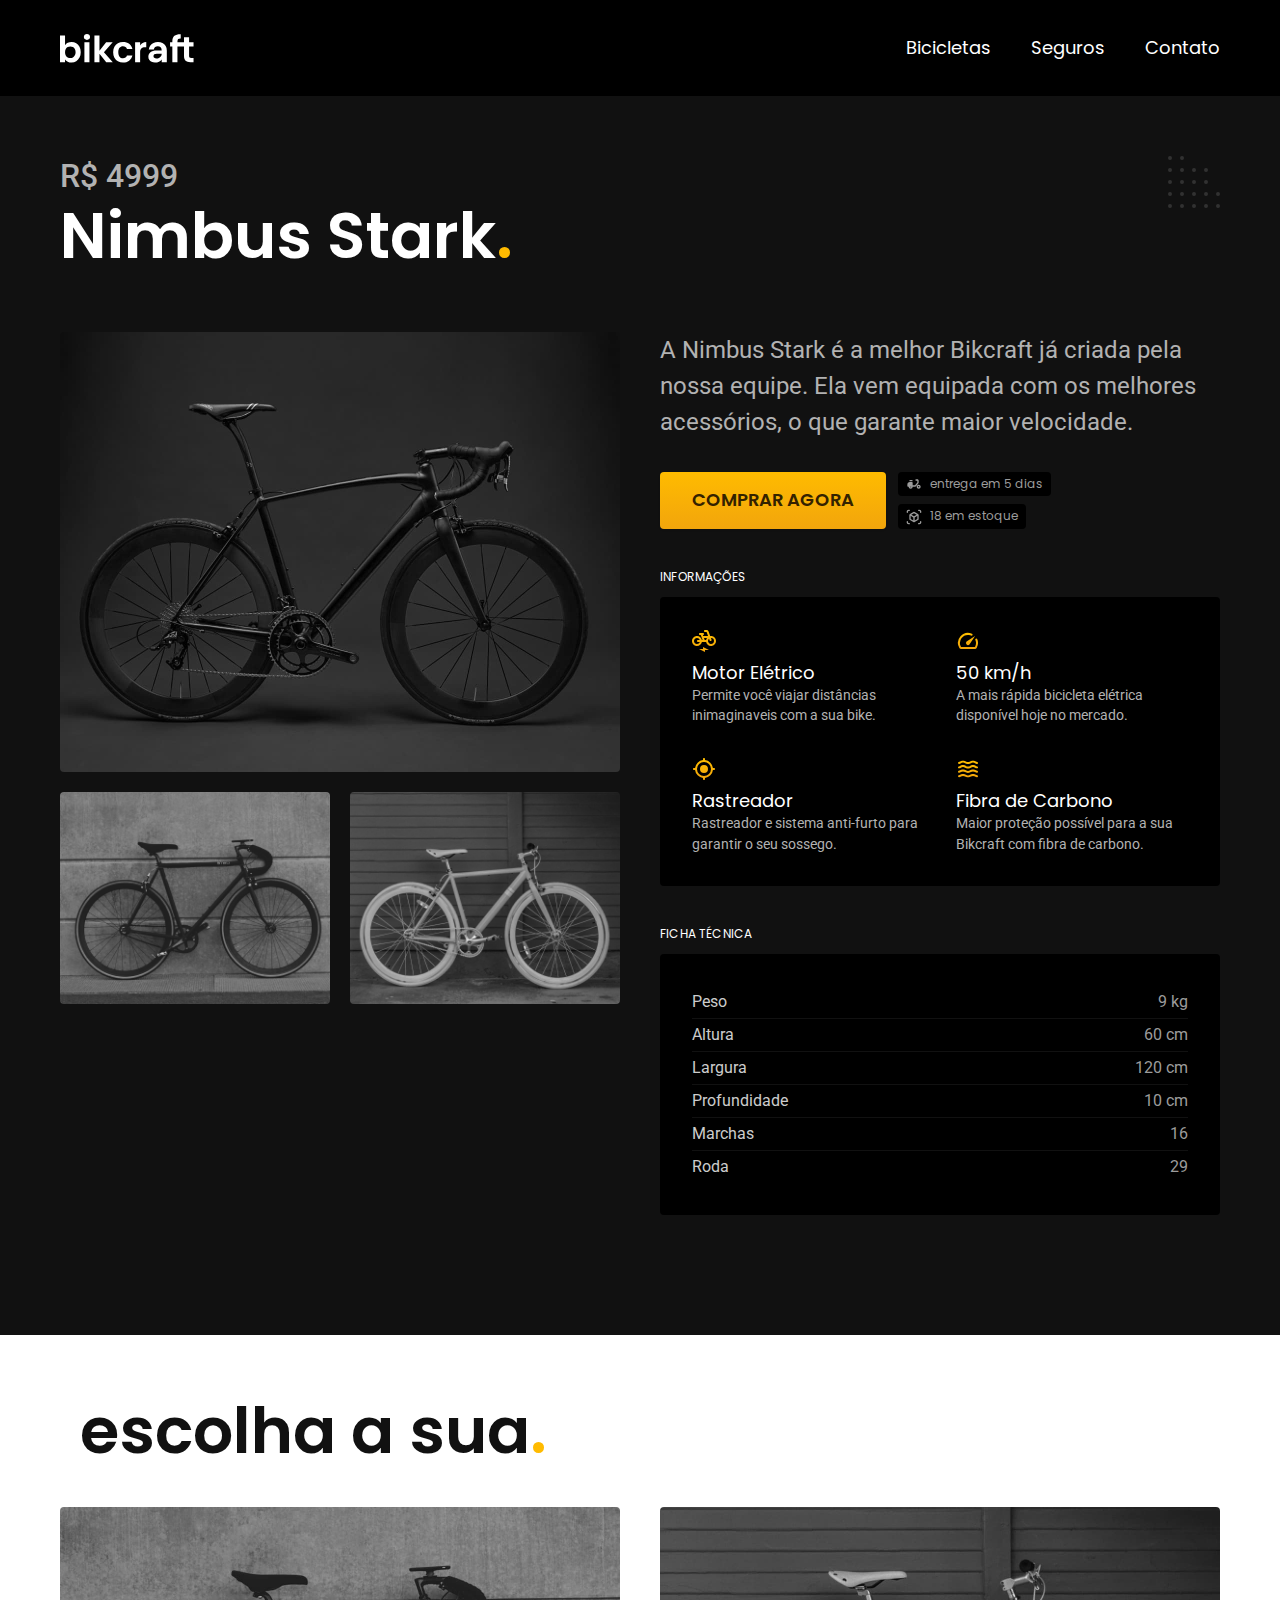
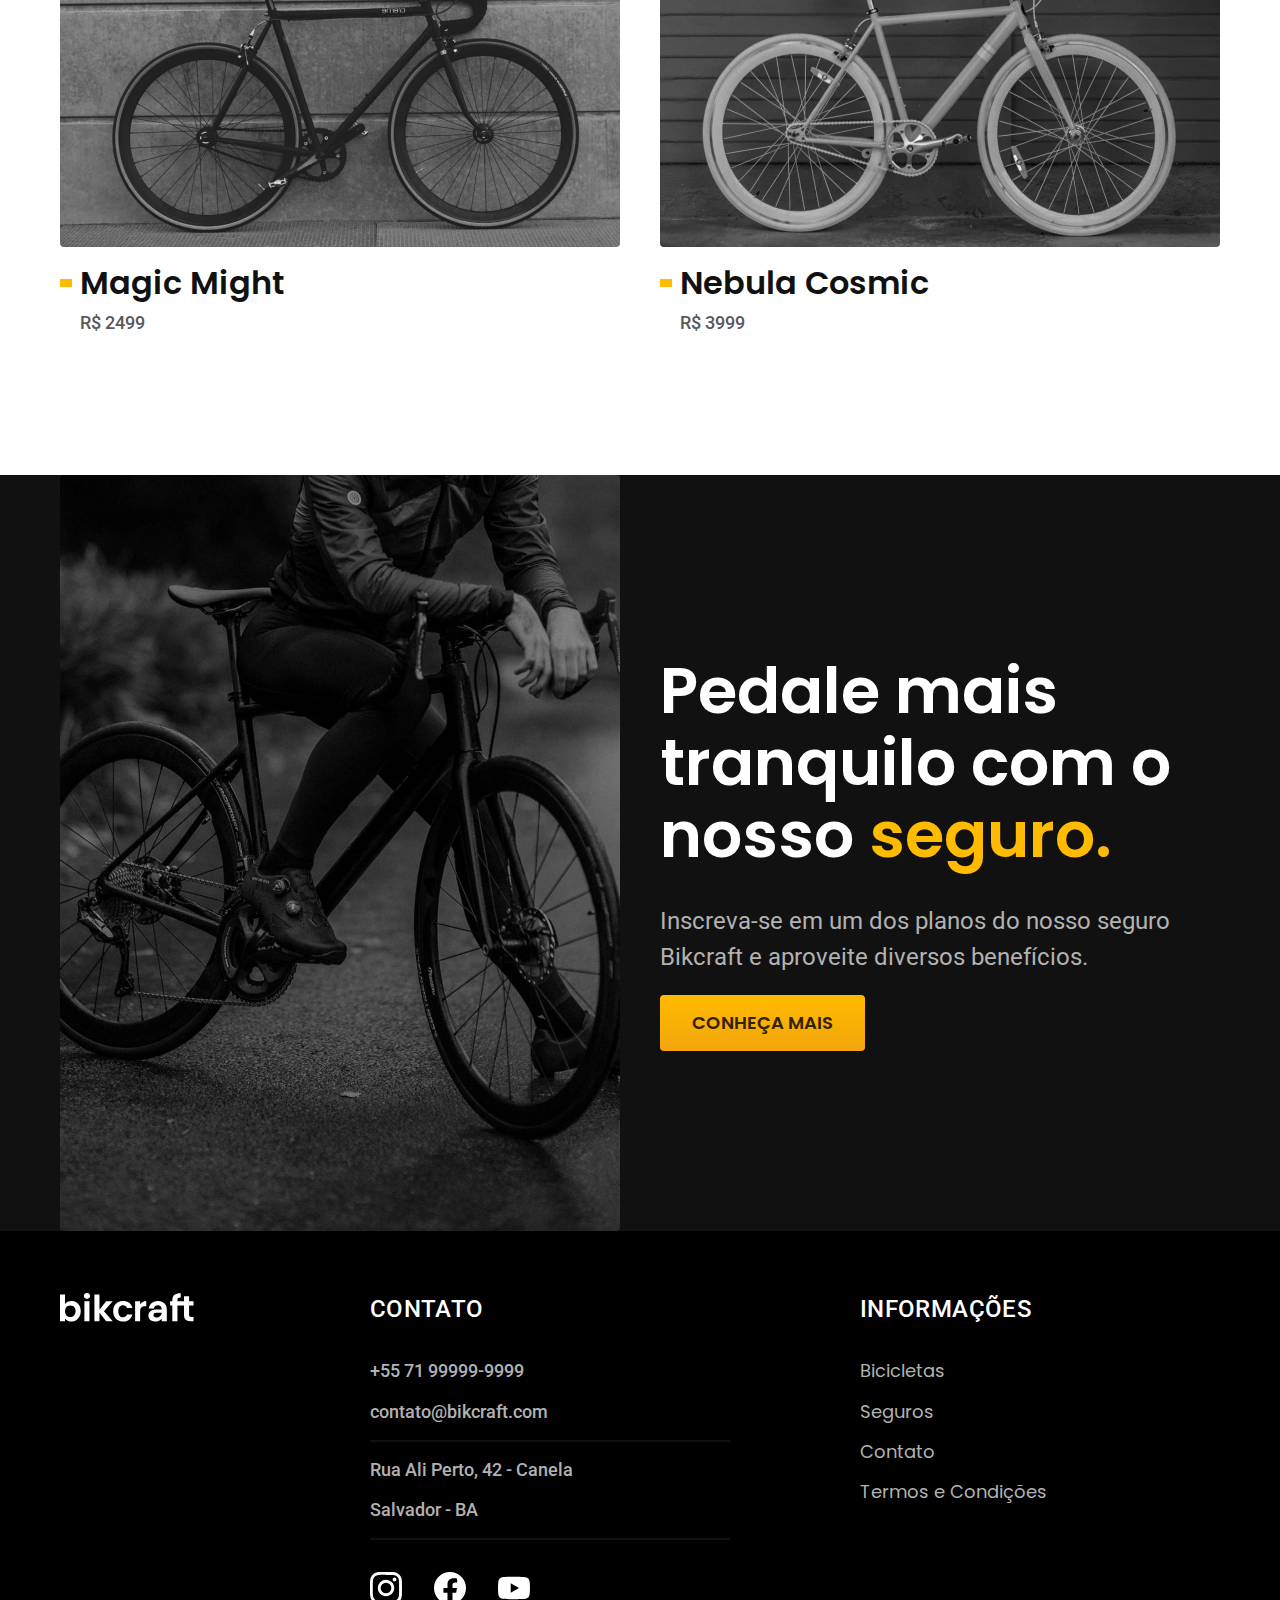
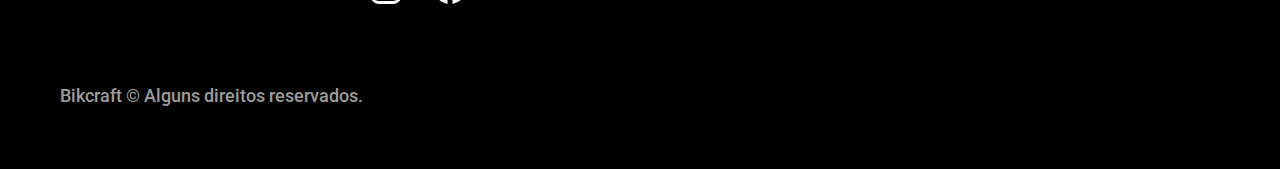
<file: bicicletas/nimbus.html>
<!DOCTYPE html>
<html lang="pt-br">
  <head>
    <meta charset="UTF-8" />
    <meta http-equiv="X-UA-Compatible" content="IE=edge" />
    <meta name="viewport" content="width=device-width, initial-scale=1.0" />
    <meta name="description" content="Termos e condições." />
    <link rel="icon" href="../favicon.svg" type="image/svg+xml">
    <link rel="stylesheet" href="../css/style.min.css" />
    <link rel="preconnect" href="https://fonts.googleapis.com" />
    <link rel="preconnect" href="https://fonts.gstatic.com" crossorigin />
    <link
      href="https://fonts.googleapis.com/css2?family=Merriweather:ital,wght@1,900&family=Poppins:wght@400;600&family=Roboto:wght@400;500&display=swap"
      rel="stylesheet"
    />
    <script>
      document.documentElement.classList.add("js");
    </script>
    <title>Nimbus | Bikcraft - Bicicletas Elétricas</title>
  </head>

  <body id="bicicleta">
    <header class="header-bg">
      <div class="header container">
        <a href="../">
          <img src="../img/bikcraft.svg" alt="Bikcraft" />
        </a>

        <nav aria-label="primaria">
          <ul class="header-menu font-1-m cor-0">
            <li><a href="../bicicletas.html">Bicicletas</a></li>
            <li><a href="../seguros.html">Seguros</a></li>
            <li><a href="../contato.html">Contato</a></li>
          </ul>
        </nav>
      </div>
    </header>

    <main class="titulo-bg">
      <div>
        <div class="titulo container">
          <p class="font-2-xl cor-5">R$ 4999</p>
          <h1 class="font-1-xxl cor-0">
            Nimbus Stark<span class="cor-p1">.</span>
          </h1>
        </div>
      </div>
      <div class="bicicleta container">
        <div class="bicicleta-imagens">
          <img src="../img/bicicleta/nimbus1.jpg" alt="Bicicleta 1" />
          <img src="../img/bicicleta/nimbus2.jpg" alt="Bicicleta 2" />
          <img src="../img/bicicleta/nimbus3.jpg" alt="Bicicleta 3" />
        </div>
        <div class="bicicleta-conteudo">
          <p class="font-2-l cor-5">
            A Nimbus Stark é a melhor Bikcraft já criada pela nossa equipe. Ela
            vem equipada com os melhores acessórios, o que garante maior
            velocidade.
          </p>
          <div class="bicicleta-comprar">
            <a class="botao" href="../orcamento.html?tipo=bikcraft&produto=nimbus">Comprar Agora</a>
            <span class="font-1-xs cor-6"
              ><img src="../img/icones/entrega.svg" alt="" /> entrega em 5
              dias</span
            >
            <span class="font-1-xs cor-6"
              ><img src="../img/icones/estoque.svg" alt="" /> 18 em
              estoque</span
            >
          </div>

          <h2 class="font-1-xs cor-0">Informações</h2>
          <ul class="bicicleta-informacoes">
            <li>
              <img src="../img/icones/eletrica.svg" alt="" />
              <h3 class="font-1-m cor-0">Motor Elétrico</h3>
              <p class="font-2-xs cor-5">
                Permite você viajar distâncias inimaginaveis com a sua bike.
              </p>
            </li>
            <li>
              <img src="../img/icones/velocidade.svg" alt="" />
              <h3 class="font-1-m cor-0">50 km/h</h3>
              <p class="font-2-xs cor-5">
                A mais rápida bicicleta elétrica disponível hoje no mercado.
              </p>
            </li>
            <li>
              <img src="../img/icones/rastreador.svg" alt="" />
              <h3 class="font-1-m cor-0">Rastreador</h3>
              <p class="font-2-xs cor-5">
                Rastreador e sistema anti-furto para garantir o seu sossego.
              </p>
            </li>
            <li>
              <img src="../img/icones/carbono.svg" alt="" />
              <h3 class="font-1-m cor-0">Fibra de Carbono</h3>
              <p class="font-2-xs cor-5">
                Maior proteção possível para a sua Bikcraft com fibra de
                carbono.
              </p>
            </li>
          </ul>
          <h2 class="font-1-xs cor-0">Ficha Técnica</h2>
          <ul class="bicicleta-ficha font-2-s cor-4">
            <li>Peso <span>9 kg</span></li>
            <li>Altura <span>60 cm</span></li>
            <li>Largura <span>120 cm</span></li>
            <li>Profundidade <span>10 cm</span></li>
            <li>Marchas <span>16</span></li>
            <li>Roda <span>29</span></li>
          </ul>
        </div>
      </div>
    </main>

    <article class="bicicletas-lista container">
      <h2 class="container font-1-xxl">
        escolha a sua<span class="cor-p1">.</span>
      </h2>

      <ul>
        <li>
          <a href="./magic.html">
            <img src="../img/bicicletas/magic.jpg" alt="Bicicleta preta" />
            <h3 class="font-1-xl">Magic Might</h3>
            <span class="font-2-m cor-8">R$ 2499</span>
          </a>
        </li>
        <li>
          <a href="./nebula.html">
            <img src="../img/bicicletas/nebula.jpg" alt="Bicicleta preta" />
            <h3 class="font-1-xl">Nebula Cosmic</h3>
            <span class="font-2-m cor-8">R$ 3999</span>
          </a>
        </li>
      </ul>
    </article>

    <article class="seguro-bg">
      <div class="seguro container">
        <div class="seguro-imagem">
          <img src="../img/fotos/seguros.jpg" alt="Pessoa parada em cima de uma bicicleta">
        </div>
        <div class="seguro-conteudo">
          <h2 class="font-1-xxl cor-0">Pedale mais tranquilo com o nosso <span class="cor-p1">seguro.</span></h2>
          <p class="font-2-l cor-5">Inscreva-se em um dos planos do nosso seguro Bikcraft e aproveite diversos benefícios.</p>
          <a class="botao" href="../seguros.html">Conheça Mais</a>
        </div>
      </div>
    </article>

    <footer class="footer-bg">
      <div class="footer container">
        <img src="../img/bikcraft.svg" alt="Bikcraft" />
        <div class="footer-contato">
          <h3 class="font-2-l-b cor-0">Contato</h3>
          <ul class="font-2-m cor-5">
            <li><a href="tel:+552199999999">+55 71 99999-9999</a></li>
            <li>
              <a href="mailto:contato@bikcraft.com">contato@bikcraft.com</a>
            </li>
            <li>Rua Ali Perto, 42 - Canela</li>
            <li>Salvador - BA</li>
          </ul>
          <div class="footer-redes">
            <a href="../">
              <img src="../img/redes/instagram.svg" alt="Instagram" />
            </a>
            <a href="../">
              <img src="../img/redes/facebook.svg" alt="Facebook" />
            </a>
            <a href="../">
              <img src="../img/redes/youtube.svg" alt="Youtube" />
            </a>
          </div>
        </div>
        <div class="footer-informacoes">
          <h3 class="font-2-l-b cor-0">Informações</h3>
          <nav>
            <ul class="font-1-m cor-5">
              <li><a href="../bicicletas.html">Bicicletas</a></li>
              <li><a href="../seguros.html">Seguros</a></li>
              <li><a href="../contato.html">Contato</a></li>
              <li><a href="../termos.html">Termos e Condições</a></li>
            </ul>
          </nav>
        </div>
        <p class="footer-copy font-2-m cor-6">
          Bikcraft © Alguns direitos reservados.
        </p>
      </div>
    </footer>
    <script src="../js/script.js"></script>
  </body>
</html>
</file>
<file: css/style.min.css>
.header-bg{background-color:var(--cor-12)}.header{display:flex;flex-wrap:wrap;gap:20px;justify-content:space-between;align-items:center;padding-top:20px;padding-bottom:20px}.header-menu{display:flex;flex-wrap:wrap;gap:40px}.header-menu a{display:inline-block;padding:16px 0;position:relative}.header-menu a::after{content:"";display:block;height:2px;width:0;background:var(--cor-0);margin-top:4px;transition:.3s;position:absolute}.header-menu a.ativo::after,.header-menu a:hover::after{width:100%}@media (max-width:800px){.header-menu{gap:20px}.header-menu a{background:var(--cor-11);padding:12px 16px;border-radius:4px}.header-menu a:hover{background-color:var(--cor-10)}.header a:after{display:none}}@media (max-width:600px){.header-menu{gap:12px}.header-menu a{padding:8px 12px;font-size:14px}}body{margin:0;font-family:Arial,Helvetica,sans-serif;color:#111}blockquote,dd,h1,h2,h3,h4,p,ul{margin:0}ul{padding:0;list-style:none}a{text-decoration:none;color:inherit}img{max-width:100%;display:block}img[src$=".jpg"]{border-radius:4px}.introducao-bg{background:var(--cor-12) url('../img/dec/bottom-left.svg') no-repeat bottom 160px left 20px;box-shadow:inset 0 -120px var(--cor-0)}.introducao{display:grid;grid-template-columns:1fr 1fr;gap:0 40px}.introducao-conteudo{align-self:end;padding-bottom:200px}.introducao img{width:100%;height:100%;object-fit:cover;border-radius:4px}.introducao h1{margin-bottom:32px}.introducao h1 span{color:#fb0}.introducao p{margin-bottom:20px}@media (max-width:800px){.introducao-bg{background:var(--cor-11);padding-top:40px;box-shadow:inset 0 -60px var(--cor-0)}.introducao{grid-template-columns:1fr;gap:32px}.introducao-conteudo{padding-bottom:0}.introducao h1{margin-bottom:16px}.introducao img{height:300px;width:100%}}.container{box-sizing:border-box;max-width:1200px;padding-left:20px;padding-right:20px;margin-left:auto;margin-right:auto}.botao{display:inline-block;padding:16px 32px;background:linear-gradient(#fb0,#f2a50c);border-radius:4px;box-shadow:0 1px 2px rgba(0,0,0,.1);text-transform:uppercase;color:var(--cor-p5);font:600 1.125rem/1.35 Poppins,sans-serif;max-width:max-content;border:none;cursor:pointer}.botao:hover{background:linear-gradient(#ffb60d,#e59317)}.botao.secundario{background:var(--cor-10);color:var(--cor-2)}.botao.secundario:hover{background:var(--cor-9)}.botao.seta{display:flex;align-items:center}.botao.seta::after{content:"";display:inline-block;width:18px;height:10px;margin-left:12px;background:url("../img/icones/seta.svg")}.botao.seta:hover::after{transform:translateX(4px);transition:transform .2s}@media (max-width:600px){.botao{padding:12px 16px;font-size:1rem}}.link{display:inline-block;color:var(--cor-p1);font:500 1.5rem/1.5 Poppins,sans-serif;text-transform:uppercase}.link::after{content:"";display:block;width:100%;height:4px;background-color:currentColor}.link:hover{color:var(--cor-0)}.titulo-bg{background-color:var(--cor-11);padding-top:60px;padding-bottom:60px}.titulo{background:url('../img/dec/top-right.svg') no-repeat top right 20px}.titulo p{margin-bottom:4px}@media (max-width:800px){.titulo{padding-top:40px;padding-bottom:40px}.titulo p{font-size:1rem;text-transform:lowercase;font-weight:400}}.form{display:grid;grid-template-columns:1fr 1fr;gap:20px}.form label{display:block;font:400 1rem/1.5 Poppins,sans-serif;margin-bottom:4px}.form .col-2{grid-column:span 2}.form input[type=email],.form input[type=text],.form textarea{font:400 1rem/1.5 Roboto,sans-serif;background:var(--cor-1);border:1px solid var(--cor-2);padding:12px;border-radius:4px;width:100%;box-sizing:border-box}.form input[type=email]:focus,.form input[type=text]:focus,.form textarea:focus{outline:0;border-color:var(--cor-p1);background:var(--cor-0);box-shadow:0 0 0 2px #fea}@media (max-width:600px){.form{grid-template-columns:1fr}.form .col-2{grid-column:1}}.font-1-xs{font:400 0.75rem/1.35 Poppins,sans-serif}.font-2-xs{font:400 0.875rem/1.43 Roboto,sans-serif}.font-1-s{font:400 1rem/1.5 Poppins,sans-serif}.font-2-s{font:400 1rem/1.5 Roboto,sans-serif}.font-1-m,.font-1-m-b{font:400 1.125rem/1.35 Poppins,sans-serif}.font-1-m-b{font-weight:600}.font-2-m{font:500 1.125rem/1.35 Roboto,sans-serif}.font-1-l{font:400 1.5rem/1.5 Poppins,sans-serif}.font-2-l,.font-2-l-b{font:400 1.5rem/1.5 Roboto,sans-serif}.font-2-l-b{font-weight:500;letter-spacing:.015em;text-transform:uppercase}.font-1-xl{font:600 2rem/1.25 Poppins,sans-serif}.font-2-xl{font:500 2rem/1.25 Roboto,sans-serif}.font-1-xxl{font:600 4rem/1.125 Poppins,sans-serif}@media (max-width:1200px){.font-1-xxl{font-size:3rem}.font-2-l,.font-2-l-b{font-size:1.125rem}}@media (max-width:800px){.font-1-xxl{font-size:2rem}.font-1-xl,.font-2-xl{font-size:1.5rem}}:root{--cor-0:#ffffff;--cor-1:#f7f7f7;--cor-2:#ededed;--cor-3:#dedede;--cor-4:#cccccc;--cor-5:#b2b2b2;--cor-6:#9c9c9c;--cor-7:#717171;--cor-8:#595959;--cor-9:#404040;--cor-10:#2e2e2e;--cor-11:#111111;--cor-12:#000000;--cor-p1:#ffbb00;--cor-p2:#e4a30b;--cor-p3:#a66f00;--cor-p4:#664400;--cor-p5:#332200}.cor-0{color:var(--cor-0)}.cor-1{color:var(--cor-1)}.cor-2{color:var(--cor-2)}.cor-3{color:var(--cor-3)}.cor-4{color:var(--cor-4)}.cor-5{color:var(--cor-5)}.cor-6{color:var(--cor-6)}.cor-7{color:var(--cor-7)}.cor-8{color:var(--cor-8)}.cor-9{color:var(--cor-9)}.cor-10{color:var(--cor-10)}.cor-11{color:var(--cor-11)}.cor-12{color:var(--cor-12)}.cor-p1{color:var(--cor-p1)}.cor-p2{color:var(--cor-p2)}.cor-p3{color:var(--cor-p3)}.cor-p4{color:var(--cor-p4)}.cor-p5{color:var(--cor-p5)}.bicicletas-lista{padding-top:60px;padding-bottom:120px}.bicicletas-lista h2{margin-bottom:40px}.bicicletas-lista ul{display:flex;gap:40px;padding:0 20px 20px 20px;max-width:1400px;margin-left:auto;margin-right:auto;overflow-x:auto}#bicicleta .bicicletas-lista ul{padding:0 0 20px 0}.bicicletas-lista li{flex:1;min-width:280px}.bicicletas-lista a{display:block}.bicicletas-lista img{margin-bottom:16px}.bicicletas-lista h3{margin-bottom:8px;display:flex;align-items:center}.bicicletas-lista h3::before{content:"";display:inline-block;height:8px;width:12px;margin-right:8px;background-color:var(--cor-p1);transition:width .2s}.bicicletas-lista a:hover h3::before{width:24px}.bicicletas-lista li span{padding-left:20px}@media (max-width:800px){.bicicletas-lista{padding-bottom:60px}.bicicletas-lista ul{gap:20px}}.tecnologia-bg{background-color:var(--cor-11);box-shadow:inset 0 80px var(--cor-0),inset 0 -80px var(--cor-0)}.tecnologia{display:grid;grid-template-columns:1fr 1fr;gap:40px}.tecnologia-imagem img{width:100%;height:100%;object-fit:cover;object-position:left}.tecnologia-conteudo{padding-top:160px;padding-bottom:160px}.tecnologia-conteudo>span{display:block;margin-bottom:20px}.tecnologia-conteudo h2{margin-bottom:32px}.tecnologia-conteudo>p{margin-bottom:32px}.tecnologia a{margin-bottom:80px}.tecnologia-vantagens{display:flex;gap:40px}.tecnologia-vantagens h3{margin-bottom:8px;width:max-content}.tecnologia-vantagens img{width:24px;margin-bottom:8px}@media (max-width:800px){.tecnologia-bg{box-shadow:initial}.tecnologia{grid-template-columns:1fr}.tecnologia-conteudo{padding-top:60px;padding-bottom:60px}.tecnologia-imagem{display:none}.tecnologia a{margin-bottom:60px}}@media (max-width:600px){.tecnologia-vantagens{flex-direction:column}}.parceiros{padding-top:60px;padding-bottom:120px}.parceiros h2{margin-bottom:60px}.parceiros ul{padding:0 20px;max-width:1400px;display:grid;grid-template-columns:repeat(4,1fr);margin:0 auto}.parceiros li{display:flex;padding:32px;border-left:2px solid var(--cor-2)}.parceiros img{margin:auto}.parceiros li:first-child,.parceiros li:nth-child(5){border-left:none}.parceiros li:nth-child(n+5){border-top:2px solid var(--cor-2)}@media (max-width:800px){.parceiros{padding-bottom:60px}.parceiros li{display:flex;padding:20px}.parceiros h2{margin-bottom:20px}.parceiros ul{grid-template-columns:repeat(2,1fr)}.parceiros li:nth-child(n+3){border-top:2px solid var(--cor-2)}.parceiros li:nth-child(odd){border-left:none}}.depoimento{display:grid;grid-template-columns:1fr 1fr;background-color:var(--cor-p1);overflow:hidden}.depoimento img{width:100%;height:100%;object-fit:cover;border-radius:0}.depoimento-conteudo{padding:40px 40px 80px 80px;align-self:end;background:url('../img/dec/bottom-right-p.svg') no-repeat bottom 40px right 40px}.depoimento-conteudo p{max-width:32ch;font-family:Merriweather,serif;font-style:italic;font-weight:900;margin-bottom:32px;position:relative}.depoimento p::after,.depoimento p::before{font-size:5rem;color:var(--cor-p2);position:absolute}.depoimento p::before{content:"“";left:-50px;top:-20px}.depoimento p::after{content:"”"}@media (mix-width:1200px){.depoimento img{max-height:520px}}@media (max-width:800px){.depoimento{grid-template-columns:1fr;text-align:center}.depoimento img{max-height:200px}.depoimento-conteudo{padding:40px 20px;justify-self:center}}.seguros-bg{background:var(--cor-11)}.seguros{padding-bottom:60px;display:grid;grid-template-columns:1fr 1fr;gap:40px;align-items:center}#seguros .seguros{padding-top:0}.seguros h2{grid-column:1/-1}.seguros-item{background-color:var(--cor-12);padding:32px 32px 32px 60px;display:grid;grid-template-columns:1fr auto;border-radius:4px}.seguros-item h3{margin-bottom:40px}.seguros-item span{grid-column:2;display:block;text-align:right}.seguros-item ul{grid-column:1/-1;margin-bottom:32px}.seguros-item li{display:flex;align-items:center;position:relative}.seguros-item li+li{margin-top:20px}.seguros-item li::before{content:"";display:inline-block;width:13px;height:9px;background-image:url(../img/icones/lista.svg);position:absolute;left:-21px}.seguros-item a{grid-column:1/-1}@media (max-width:800px){.seguros{grid-template-columns:1fr}}.footer-bg{background-color:var(--cor-12)}.footer{display:grid;grid-template-columns:3fr 5fr 4fr;gap:40px;padding-top:60px;padding-bottom:60px}.footer h3{margin-bottom:32px}.footer-contato li:nth-child(even):after{content:"";display:block;max-width:360px;height:2px;background:var(--cor-11);margin-top:16px}.footer-contato ul{margin-bottom:32px}.footer li{margin-bottom:16px}.footer-redes{display:flex;gap:32px}.footer a:hover{color:var(--cor-0)}.footer-copy{grid-column:1/-1;margin-top:40px}@media (max-width:800px){.footer>img{display:none}.footer{grid-template-columns:1fr 1fr}}@media (max-width:600px){.footer{grid-template-columns:1fr;gap:60px}.footer-copy{margin-top:0}}.termos{padding-top:80px;padding-bottom:80px}.termos h2{font-weight:600;margin-bottom:20px}.termos p+h2{margin-top:40px}.termos p{max-width:75ch;margin-bottom:24px}.bicicletas-bg{background:linear-gradient(to right,var(--cor-0) 30%,var(--cor-11) 0)}.bicicletas{display:grid;grid-template-columns:1fr 1fr;gap:40px;padding-top:60px;padding-bottom:60px;background:url('../img/dec/top-right.svg') no-repeat top 40px right 20px}.bicicletas-imagem{position:relative}.bicicletas-imagem span{display:inline-block;background:var(--cor-12);padding:8px 16px 8px 8px;position:absolute;top:20px;right:0;border-radius:4px 0 0 4px}.bicicletas-conteudo{display:grid;grid-template-columns:1fr auto;align-content:start}.bicicletas h2,.bicicletas p{grid-column:1/-1}.bicicletas h2{margin-bottom:20px}.bicicletas h2::before{content:"";display:block;width:12px;height:8px;background-color:var(--cor-p1);margin-bottom:8px}.bicicletas p{margin-bottom:32px}.bicicletas a{place-self:end}.bicicletas li{display:flex;align-items:center}.bicicletas ul{display:grid;gap:16px}.bicicletas-conteudo img{width:24px;margin-right:8px}@media (max-width:800px){.bicicletas-bg{background:var(--cor-11)}.bicicletas{grid-template-columns:1fr;gap:20px;padding-top:40px;padding-bottom:40px}}@media (max-width:600px){.bicicletas-conteudo{grid-template-columns:1fr}.bicicletas ul{grid-template-columns:1fr 1fr;margin-bottom:32px;font-size:1rem}.bicicletas a{place-self:start}}.vantagens-bg{background-color:var(--cor-12)}.vantagens{padding-top:120px;padding-bottom:120px}.vantagens h2{margin-bottom:60px}.vantagens ul{display:grid;grid-template-columns:repeat(auto-fit,minmax(280px,max-content));gap:40px 80px}.vantagens h3,.vantagens img{margin-bottom:8px}@media (max-width:800px){.vantagens{padding-top:60px;padding-bottom:60px}.vantagens h2{margin-bottom:40px}.vantagens ul{gap:20px}}.perguntas{padding-top:120px;padding-bottom:120px}.perguntas h2{margin-bottom:60px}.perguntas dl>div{padding:20px;border-radius:4px}.perguntas dl>div:nth-child(odd){background-color:var(--cor-1)}.perguntas button{display:grid;grid-template-columns:auto 1fr auto;align-items:center;gap:8px;cursor:pointer;border:none;background:0 0;width:100%;text-align:left}.perguntas button::before{content:"";display:inline-block;width:12px;height:8px;background-color:var(--cor-p1)}.perguntas button::after{content:"";display:inline-block;width:14px;height:6px;background:url('../img/icones/seta-abrir.svg');transition:.3s}.perguntas button:hover::after,.perguntas button[aria-expanded=true]::after{transform:rotate(180deg)}.js .perguntas dd{display:block}.perguntas dd.ativa{display:block}.perguntas dd{padding-left:20px;padding-top:16px;max-width:80ch}@media (max-width:800px){.perguntas{padding-top:60px;padding-bottom:60px}.perguntas h2{margin-bottom:40px}}.bicicleta{display:grid;grid-template-columns:1fr 1fr;align-items:start;gap:40px;padding-top:60px;padding-bottom:60px}#bicicleta .titulo p{text-transform:uppercase}.bicicleta-imagens{display:flex;flex-wrap:wrap;gap:20px}.bicicleta-imagens img{flex:1;min-width:200px}.bicicleta-imagens img:first-child{min-width:100%}.bicicleta-conteudo>p{margin-bottom:32px}.bicicleta-comprar{display:grid;grid-template-columns:max-content auto;align-items:center;justify-items:start;gap:8px 12px;margin-bottom:40px}.bicicleta-comprar a{grid-row:span 2}.bicicleta-comprar span{display:flex;align-items:center;background-color:var(--cor-12);gap:8px;padding:4px 8px;border-radius:4px}.bicicleta-conteudo h2{text-transform:uppercase;letter-spacing:.015em;margin-bottom:12px}.bicicleta-ficha,.bicicleta-informacoes{padding:32px;background-color:var(--cor-12);border-radius:4px}.bicicleta-informacoes{margin-bottom:40px;display:grid;grid-template-columns:1fr 1fr;gap:32px}.bicicleta-informacoes img{width:24px;margin-bottom:8px}.biciclta-informacoes h3{margin-bottom:8px}.bicicleta-ficha li{padding:4px 0;display:flex;justify-content:space-between;border-bottom:1px solid var(--cor-11)}.bicicleta-ficha li:last-child{border-bottom:none}.bicicleta-ficha span{color:var(--cor-6)}@media (max-width:800px){.bicicleta{grid-template-columns:1fr;padding-top:40px;padding-bottom:40px}.bicicleta-imagens{grid-row:2}}@media (max-width:400px){.bicicleta-informacoes{grid-template-columns:1fr}.bicicleta-comprar{grid-template-columns:1fr}}.seguro-bg{background-color:var(--cor-11)}.seguro{display:grid;grid-template-columns:1fr 1fr;gap:40px}.seguro-imagem img{width:100%;height:100%;object-fit:cover}.seguro-conteudo{padding-top:180px;padding-bottom:180px}.seguro h2{margin-bottom:32px}.seguro p{margin-bottom:20px}@media (max-width:800px){.seguro-bg{box-shadow:inset 0 -60px var(--cor-12)}.seguro{grid-template-columns:1fr}.seguro-conteudo{grid-row:1;padding-top:40px;padding-bottom:0}}#contato{background:linear-gradient(var(--cor-11),600px,var(--cor-1) 0)}.contato{display:grid;grid-template-columns:5fr 7fr}.contato-dados,.contato-formulario{padding:60px;box-shadow:0 1px 2px rgba(0,0,0,.1)}.contato-dados{border-radius:5px 0 0 5px;background:var(--cor-12) url('../img/dec/bottom-left.svg') no-repeat bottom 20px left 20px}.contato-formulario{border-radius:0 5px 5px 0;background:var(--cor-0) url('../img/dec/bottom-right.svg') no-repeat bottom 20px right 20px}.contato-dados h2{margin-bottom:60px}.contato-endereco{margin-bottom:32px;padding-left:28px;background:url("../img/icones/local.svg") no-repeat 0 2px}.contato-endereco p{margin-bottom:8px}.contato-meios a{display:block;max-width:max-content;margin-bottom:8px;padding-left:28px}.contato-meios a:hover{color:var(--cor-0)}.contato-meios a:first-child{background:url("../img/icones/email.svg") no-repeat 0 2px}.contato-meios a:nth-child(2){margin-bottom:32px}.contato-meios a:nth-child(3){background:url("../img/icones/telefone.svg") no-repeat 0 2px;margin-bottom:60px}.contato-redes{display:flex;gap:32px;padding-left:28px}@media (max-width:800px){.contato{grid-template-columns:1fr}.contato-dados,.contato-formulario{padding:20px}.contato-dados{border-radius:5px 5px 0 0;background:var(--cor-12)}.contato-formulario{border-radius:0 0 5px 5px}.contato-dados h2,.contato-meios a:nth-child(3){margin-bottom:32px}.contato-redes{margin-bottom:12px}}.lojas{display:grid;grid-template-columns:1fr 1fr;gap:0 40px;padding-top:120px;padding-bottom:120px}.lojas h2{grid-column:1/-1;margin-bottom:60px}.lojas img{border-radius:4px 4px 0 0}.lojas-item{border-radius:4px;background:var(--cor-0);box-shadow:0 1px 2px rgba(0,0,0,.1)}.lojas-conteudo{display:grid;grid-template-columns:1fr 1fr;gap:32px 16px;padding:32px}.lojas-conteudo h3,.lojas-tempo{grid-column:1/-1}.lojas-dados{display:grid;gap:8px;border-left:2px solid var(--cor-2);padding-left:12px}.lojas-tempo{display:flex;align-items:center;gap:8px}@media (max-width:800px){.lojas{gap:20px;padding-top:60px;padding-bottom:60px}.lojas h2{margin-bottom:32px}.lojas-conteudo{grid-template-columns:1fr}}@media (max-width:600px){.lojas{grid-template-columns:1fr}}#orcamento{background:linear-gradient(var(--cor-11),600px,var(--cor-1) 0)}.orcamento{display:grid;grid-template-columns:5fr 7fr;padding-bottom:120px}.orcamento h2{text-transform:uppercase;position:relative;display:flex;align-items:center}.orcamento h2::before{content:"";display:inline-block;width:4px;height:8px;background-color:var(--cor-p1);position:absolute;left:-12px}.orcamento-dados,.orcamento-produto{padding:60px;box-shadow:0 1px 2px rgba(0,0,0,.1)}.orcamento-produto{border-radius:5px 0 0 5px;background:var(--cor-12) url('../img/dec/bottom-left.svg') no-repeat bottom 20px left 20px;display:grid;grid-template-columns:1fr 1fr;gap:20px;align-content:start}.orcamento-produto>*{grid-column:1/-1}.orcamento-produto>label{grid-column:initial}.orcamento-produto label{font:400 1rem/1.5 Poppins,sans-serif;cursor:pointer;color:var(--cor-4);background-color:var(--cor-10);padding:12px 16px;border-radius:4px;display:grid;grid-template-columns:auto 1fr auto;align-items:center;border:1px solid var(--cor-10)}.orcamento-produto input:checked+label{background:var(--cor-0);color:var(--cor-11)}.orcamento-produto label::before{content:"";display:inline-block;box-sizing:border-box;width:12px;height:12px;border:1px solid var(--cor-6);border-radius:50%;margin-right:8px}.orcamento-produto input:checked+label::before{border-color:var(--cor-7);box-shadow:inset 0 0 0 3px var(--cor-0),inset 0 0 0 6px var(--cor-7)}.orcamento-produto label:hover{background-color:var(--cor-9);border-color:var(--cor-9)}.orcamento-produto input:focus+label{box-shadow:0 0 0 2px var(--cor-p1);border-color:var(--cor-12)}.orcamento-produto label:focus{background-color:var(--cor-9);box-shadow:0 0 0 2px var(--cor-p1)}.orcamento-produto label span{display:none}.orcamento-produto input:checked+label span{display:inline-block}.orcamento-produto input{opacity:0;position:absolute;pointer-events:none}.orcamento-dados{border-radius:0 5px 5px 0;background:var(--cor-0) url('../img/dec/bottom-right.svg') no-repeat bottom 20px right 20px}.orcamento-conteudo{display:none}.orcamento-conteudo h2,.orcamento-dados h2:nth-of-type(n+2){margin-top:20px}#bikcraft:checked~#orcamento-bikcraft,#seguro:checked~#orcamento-seguro{display:grid;gap:20px}.orcamento-detalhes{display:none;background:var(--cor-0);padding:20px;grid-template-columns:1fr 1fr;border-radius:4px;align-items:center}.orcamento-detalhes li{display:flex;align-items:center;margin-bottom:8px}.orcamento-detalhes li img{width:16px;margin-right:8px}.orcamento-produto input:checked+label+.orcamento-detalhes{display:grid}@media (max-width:1200px){.orcamento-dados,.orcamento-produto{padding:32px}}@media (max-width:800px){.orcamento{grid-template-columns:1fr}.orcamento-produto{border-radius:0 0 5px 5px;background:var(--cor-12)}.orcamento-dados{border-radius:0 0 5px 5px}}@media (max-width:400px){.orcamento-produto{grid-template-columns:1fr}}.js .fadeInDown{transform:translate3d(0,-20px,0)}.js .fadeInUp{transform:translate3d(0,20px,0)}.js .fadeInRight{transform:translate3d(20px,0,0)}.js .fadeInLeft{transform:translate3d(-20px,0,0)}.js [data-anime]{opacity:0}.js .anime{opacity:1;transform:none;transition:transform .8s,opacity .8s}
</file>
